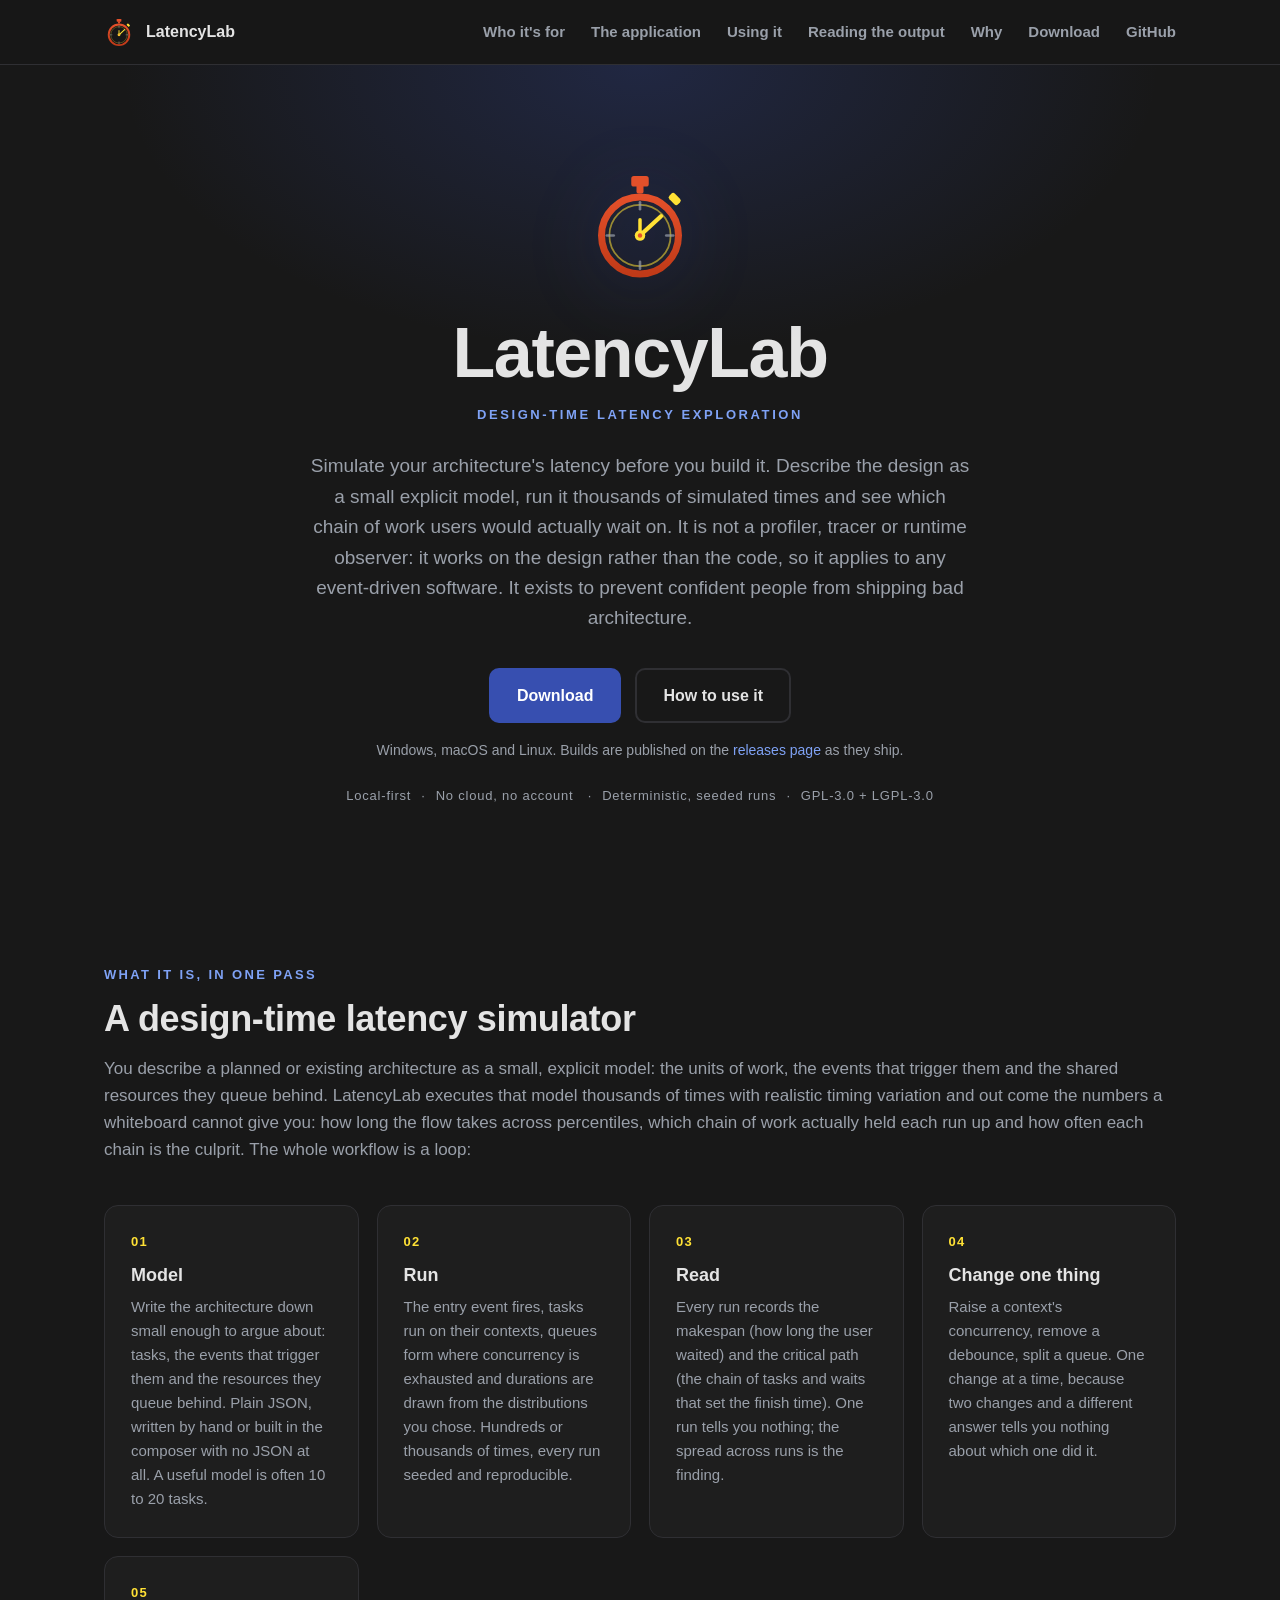
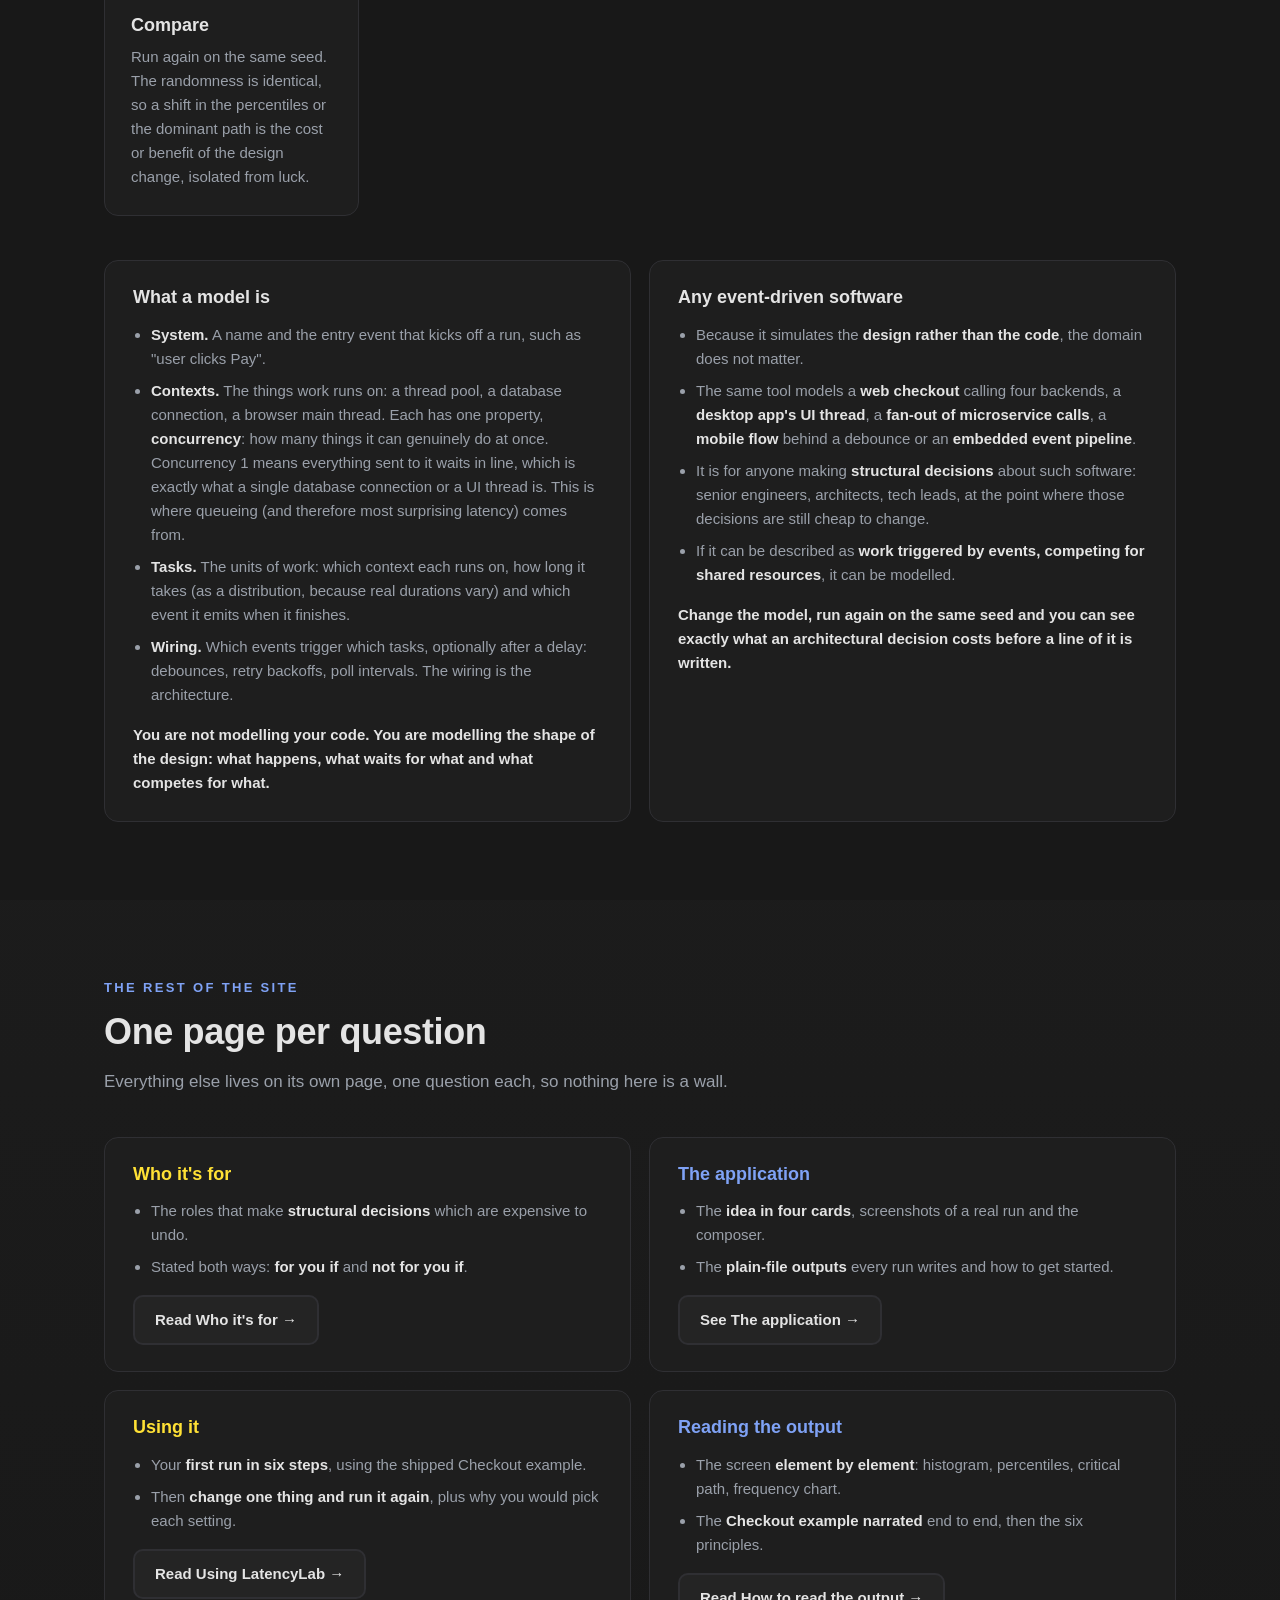
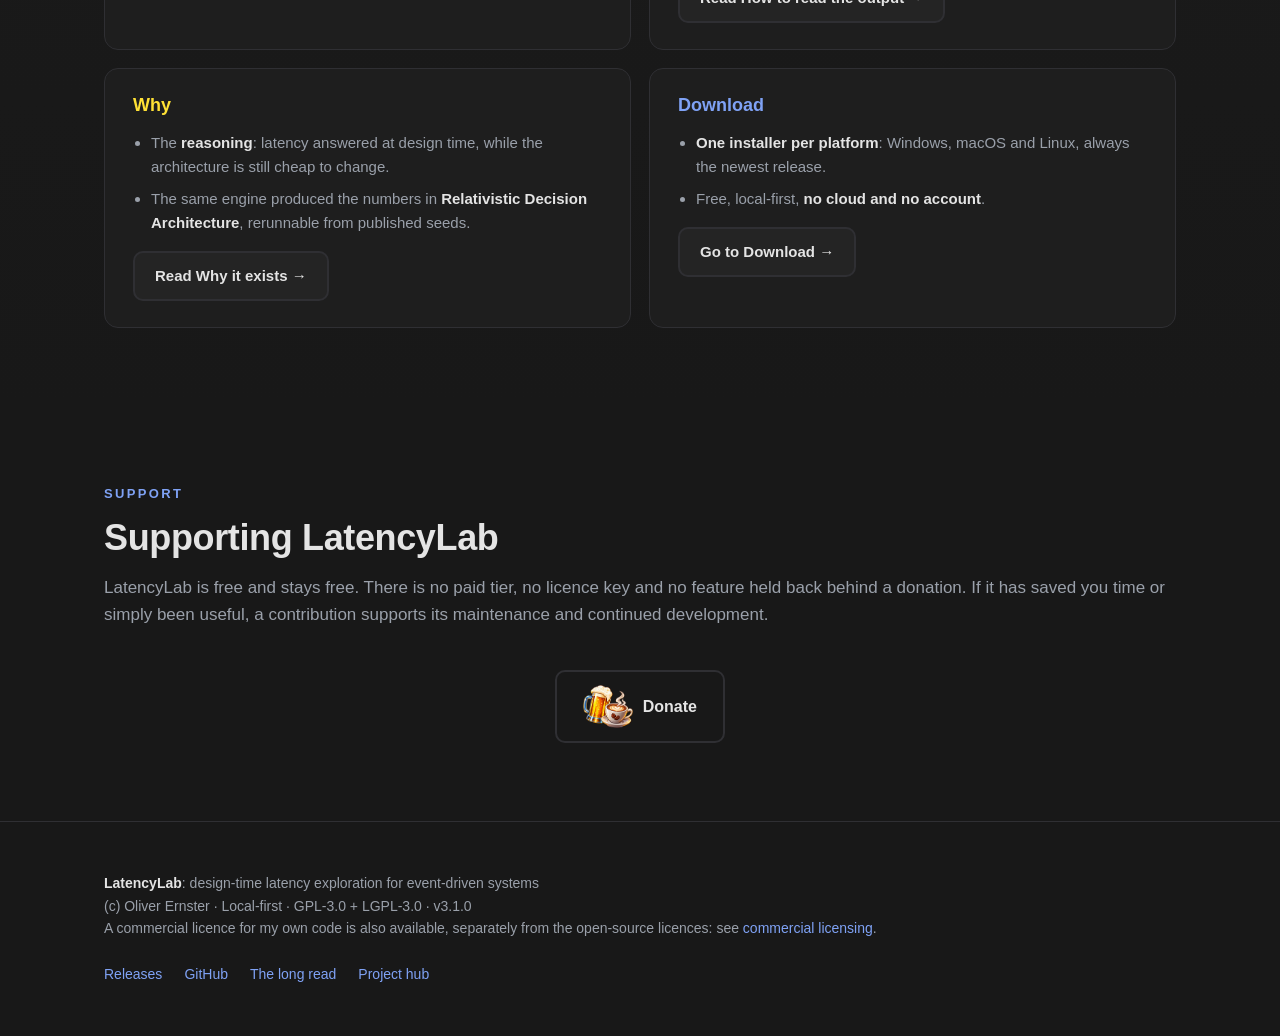
<file: docs/index.html>
<!DOCTYPE html>
<html lang="en">
<head>
<meta charset="utf-8">
<meta name="viewport" content="width=device-width, initial-scale=1">
<title>LatencyLab: Design-Time Latency Exploration for Event-Driven Systems</title>
<meta name="description" content="LatencyLab simulates explicit models of your software architecture (tasks, events, queues, contention) thousands of times, to show where users would wait and why, before the code exists.">
<meta name="keywords" content="latency, simulation, design-time, event-driven systems, architecture, critical path, percentiles, queue wait, deterministic scheduling, software architecture, CTO, principal engineer, Python">
<meta name="author" content="Oliver Ernster">
<meta name="robots" content="index, follow">
<meta name="theme-color" content="#181818">
<link rel="canonical" href="https://ernster.dev/latencylab/">
<meta property="og:type" content="website">
<meta property="og:site_name" content="LatencyLab">
<meta property="og:title" content="LatencyLab: Design-Time Latency Exploration for Event-Driven Systems">
<meta property="og:description" content="LatencyLab simulates explicit models of your software architecture (tasks, events, queues, contention) thousands of times, to show where users would wait and why, before the code exists.">
<meta property="og:url" content="https://ernster.dev/latencylab/">
<meta property="og:image" content="https://ernster.dev/latencylab/assets/latencylab-ui.png">
<meta property="og:image:alt" content="The LatencyLab UI showing a makespan distribution, critical-path frequencies and percentiles">
<meta name="twitter:card" content="summary_large_image">
<meta name="twitter:title" content="LatencyLab: Design-Time Latency Exploration">
<meta name="twitter:description" content="Simulate your architecture's latency before you build it. Models of tasks, events, queues and contention, run thousands of times to show where users would wait and why.">
<meta name="twitter:image" content="https://ernster.dev/latencylab/assets/latencylab-ui.png">
<link rel="icon" type="image/svg+xml" href="assets/latencylab.svg">
<link rel="stylesheet" href="styles.css">
<script type="application/ld+json">{"@context": "https://schema.org", "@type": "SoftwareApplication", "name": "LatencyLab", "applicationCategory": "DeveloperApplication", "operatingSystem": "Windows, macOS, Linux", "description": "LatencyLab simulates explicit models of your software architecture (tasks, events, queues, contention) thousands of times, to show where users would wait and why, before the code exists.", "url": "https://ernster.dev/latencylab/", "image": "https://ernster.dev/latencylab/assets/latencylab-ui.png", "isAccessibleForFree": true, "offers": {"@type": "Offer", "price": "0", "priceCurrency": "GBP"}, "author": {"@type": "Person", "name": "Oliver Ernster", "url": "https://www.crankthecode.com/"}, "audience": {"@type": "Audience", "audienceType": "Senior engineers, software architects, CTOs and technical leaders"}, "keywords": "latency, simulation, design-time, event-driven systems, architecture, critical path, percentiles, deterministic scheduling", "license": "https://www.gnu.org/licenses/gpl-3.0.html"}</script>
</head>
<body>
<header class="nav">
  <div class="container nav-inner">
    <a class="brand" href="#top">
      <img src="assets/latencylab.svg" alt="LatencyLab icon">LatencyLab</a>
    <nav class="nav-links">
      <a href="who.html">Who it's for</a>
      <a href="app.html">The application</a>
      <a href="guide.html">Using it</a>
      <a href="reading.html">Reading the output</a>
      <a href="why.html">Why</a>
      <a href="download.html">Download</a>
      <a href="https://github.com/oernster/latencylab">GitHub</a>
    </nav>
  </div>
</header>
<main id="top">
  <section class="hero">
    <div class="container">
      <img class="logo" src="assets/latencylab.svg" alt="LatencyLab icon">
      <h1>LatencyLab</h1>
      <div class="tagline">Design-Time Latency Exploration</div>
      <p class="lede">Simulate your architecture's latency before you build it.
        Describe the design as a small explicit model, run it thousands of
        simulated times and see which chain of work users would actually wait
        on. It is not a profiler, tracer or runtime observer: it works on the
        design rather than the code, so it applies to any event-driven software.
        It exists to prevent confident people from shipping bad
        architecture.</p>
      <div class="cta">
        <a class="btn btn-primary" href="download.html">Download</a>
        <a class="btn btn-ghost" href="guide.html">How to use it</a>
      </div>
      <p class="release-note">Windows, macOS and Linux. Builds are published on the
        <a href="https://github.com/oernster/latencylab/releases">releases page</a> as they ship.</p>
      <div class="badges">
        <span>Local-first</span>·<span>No cloud, no account</span>
        ·<span>Deterministic, seeded runs</span>·<span>GPL-3.0 + LGPL-3.0</span>
      </div>
    </div>
  </section>

  <section id="onepass">
    <div class="container">
      <div class="eyebrow">What it is, in one pass</div>
      <h2 class="section-title">A design-time latency simulator</h2>
      <p class="section-sub">You describe a planned or existing architecture as
        a small, explicit model: the units of work, the events that trigger them
        and the shared resources they queue behind. LatencyLab executes that
        model thousands of times with realistic timing variation and out come
        the numbers a whiteboard cannot give you: how long the flow takes across
        percentiles, which chain of work actually held each run up and how often
        each chain is the culprit. The whole workflow is a loop:</p>
      <div class="features">
        <div class="feature"><div class="fnum">01</div><h3>Model</h3><p>Write the architecture down small enough to argue about: tasks, the events that trigger them and the resources they queue behind. Plain JSON, written by hand or built in the composer with no JSON at all. A useful model is often 10 to 20 tasks.</p></div>
        <div class="feature"><div class="fnum">02</div><h3>Run</h3><p>The entry event fires, tasks run on their contexts, queues form where concurrency is exhausted and durations are drawn from the distributions you chose. Hundreds or thousands of times, every run seeded and reproducible.</p></div>
        <div class="feature"><div class="fnum">03</div><h3>Read</h3><p>Every run records the makespan (how long the user waited) and the critical path (the chain of tasks and waits that set the finish time). One run tells you nothing; the spread across runs is the finding.</p></div>
        <div class="feature"><div class="fnum">04</div><h3>Change one thing</h3><p>Raise a context's concurrency, remove a debounce, split a queue. One change at a time, because two changes and a different answer tells you nothing about which one did it.</p></div>
        <div class="feature"><div class="fnum">05</div><h3>Compare</h3><p>Run again on the same seed. The randomness is identical, so a shift in the percentiles or the dominant path is the cost or benefit of the design change, isolated from luck.</p></div>
      </div>
      <div class="split">
        <div class="panel">
          <h3>What a model is</h3>
          <ul>
            <li><b>System.</b> A name and the entry event that kicks off a run, such as "user clicks Pay".</li>
            <li><b>Contexts.</b> The things work runs on: a thread pool, a database connection, a browser main thread. Each has one property, <b>concurrency</b>: how many things it can genuinely do at once. Concurrency 1 means everything sent to it waits in line, which is exactly what a single database connection or a UI thread is. This is where queueing (and therefore most surprising latency) comes from.</li>
            <li><b>Tasks.</b> The units of work: which context each runs on, how long it takes (as a distribution, because real durations vary) and which event it emits when it finishes.</li>
            <li><b>Wiring.</b> Which events trigger which tasks, optionally after a delay: debounces, retry backoffs, poll intervals. The wiring is the architecture.</li>
          </ul>
          <p>You are not modelling your code. You are modelling the shape of the design: what happens, what waits for what and what competes for what.</p>
        </div>
        <div class="panel">
          <h3>Any event-driven software</h3>
          <ul>
            <li>Because it simulates the <b>design rather than the code</b>, the domain does not matter.</li>
            <li>The same tool models a <b>web checkout</b> calling four backends, a <b>desktop app's UI thread</b>, a <b>fan-out of microservice calls</b>, a <b>mobile flow</b> behind a debounce or an <b>embedded event pipeline</b>.</li>
            <li>It is for anyone making <b>structural decisions</b> about such software: senior engineers, architects, tech leads, at the point where those decisions are still cheap to change.</li>
            <li>If it can be described as <b>work triggered by events, competing for shared resources</b>, it can be modelled.</li>
          </ul>
          <p>Change the model, run again on the same seed and you can see exactly what an architectural decision costs before a line of it is written.</p>
        </div>
      </div>
    </div>
  </section>

  <section id="explore" class="alt">
    <div class="container">
      <div class="eyebrow">The rest of the site</div>
      <h2 class="section-title">One page per question</h2>
      <p class="section-sub">Everything else lives on its own page, one question
        each, so nothing here is a wall.</p>
      <div class="split">
        <div class="panel is-for">
          <h3>Who it's for</h3>
          <ul>
            <li>The roles that make <b>structural decisions</b> which are expensive to undo.</li>
            <li>Stated both ways: <b>for you if</b> and <b>not for you if</b>.</li>
          </ul>
          <p><a class="btn btn-panel" href="who.html">Read Who it's for &rarr;</a></p>
        </div>
        <div class="panel not-for">
          <h3>The application</h3>
          <ul>
            <li>The <b>idea in four cards</b>, screenshots of a real run and the composer.</li>
            <li>The <b>plain-file outputs</b> every run writes and how to get started.</li>
          </ul>
          <p><a class="btn btn-panel" href="app.html">See The application &rarr;</a></p>
        </div>
      </div>
      <div class="split">
        <div class="panel is-for">
          <h3>Using it</h3>
          <ul>
            <li>Your <b>first run in six steps</b>, using the shipped Checkout example.</li>
            <li>Then <b>change one thing and run it again</b>, plus why you would pick each setting.</li>
          </ul>
          <p><a class="btn btn-panel" href="guide.html">Read Using LatencyLab &rarr;</a></p>
        </div>
        <div class="panel not-for">
          <h3>Reading the output</h3>
          <ul>
            <li>The screen <b>element by element</b>: histogram, percentiles, critical path, frequency chart.</li>
            <li>The <b>Checkout example narrated</b> end to end, then the six principles.</li>
          </ul>
          <p><a class="btn btn-panel" href="reading.html">Read How to read the output &rarr;</a></p>
        </div>
      </div>
      <div class="split">
        <div class="panel is-for">
          <h3>Why</h3>
          <ul>
            <li>The <b>reasoning</b>: latency answered at design time, while the architecture is still cheap to change.</li>
            <li>The same engine produced the numbers in <b>Relativistic Decision Architecture</b>, rerunnable from published seeds.</li>
          </ul>
          <p><a class="btn btn-panel" href="why.html">Read Why it exists &rarr;</a></p>
        </div>
        <div class="panel not-for">
          <h3>Download</h3>
          <ul>
            <li><b>One installer per platform</b>: Windows, macOS and Linux, always the newest release.</li>
            <li>Free, local-first, <b>no cloud and no account</b>.</li>
          </ul>
          <p><a class="btn btn-panel" href="download.html">Go to Download &rarr;</a></p>
        </div>
      </div>
    </div>
  </section>
  <section id="support">
    <div class="container">
      <div class="eyebrow">Support</div>
      <h2 class="section-title">Supporting LatencyLab</h2>
      <p class="section-sub">LatencyLab is free and stays free. There is no paid tier, no licence key and no
        feature held back behind a donation. If it has saved you time or simply been useful, a
        contribution supports its maintenance and continued development.</p>
      <div class="cta">
        <a class="btn btn-ghost btn-donate" href="https://www.paypal.com/ncp/payment/HRHHWRAVPQPJ2"><img src="donate.png" alt="">Donate</a>
      </div>
    </div>
  </section>
</main>
<footer>
  <div class="container footer-inner">
    <div>
      <strong>LatencyLab</strong>: design-time latency exploration for event-driven systems<br>
      (c) Oliver Ernster · Local-first · GPL-3.0 + LGPL-3.0 · v<!--VERSION-->3.1.0<!--/VERSION--><br>
      A commercial licence for my own code is also available, separately from the open-source licences: see <a href="https://ernster.dev/commercial-licensing.html">commercial licensing</a>.
    </div>
    <div class="footer-links">
      <a href="https://github.com/oernster/latencylab/releases">Releases</a>
      <a href="https://github.com/oernster/latencylab">GitHub</a>
      <a href="https://www.crankthecode.com/posts/latencylab">The long read</a>
      <a href="https://ernster.dev/">Project hub</a>
    </div>
  </div>
</footer>
</body>
</html>
</file>
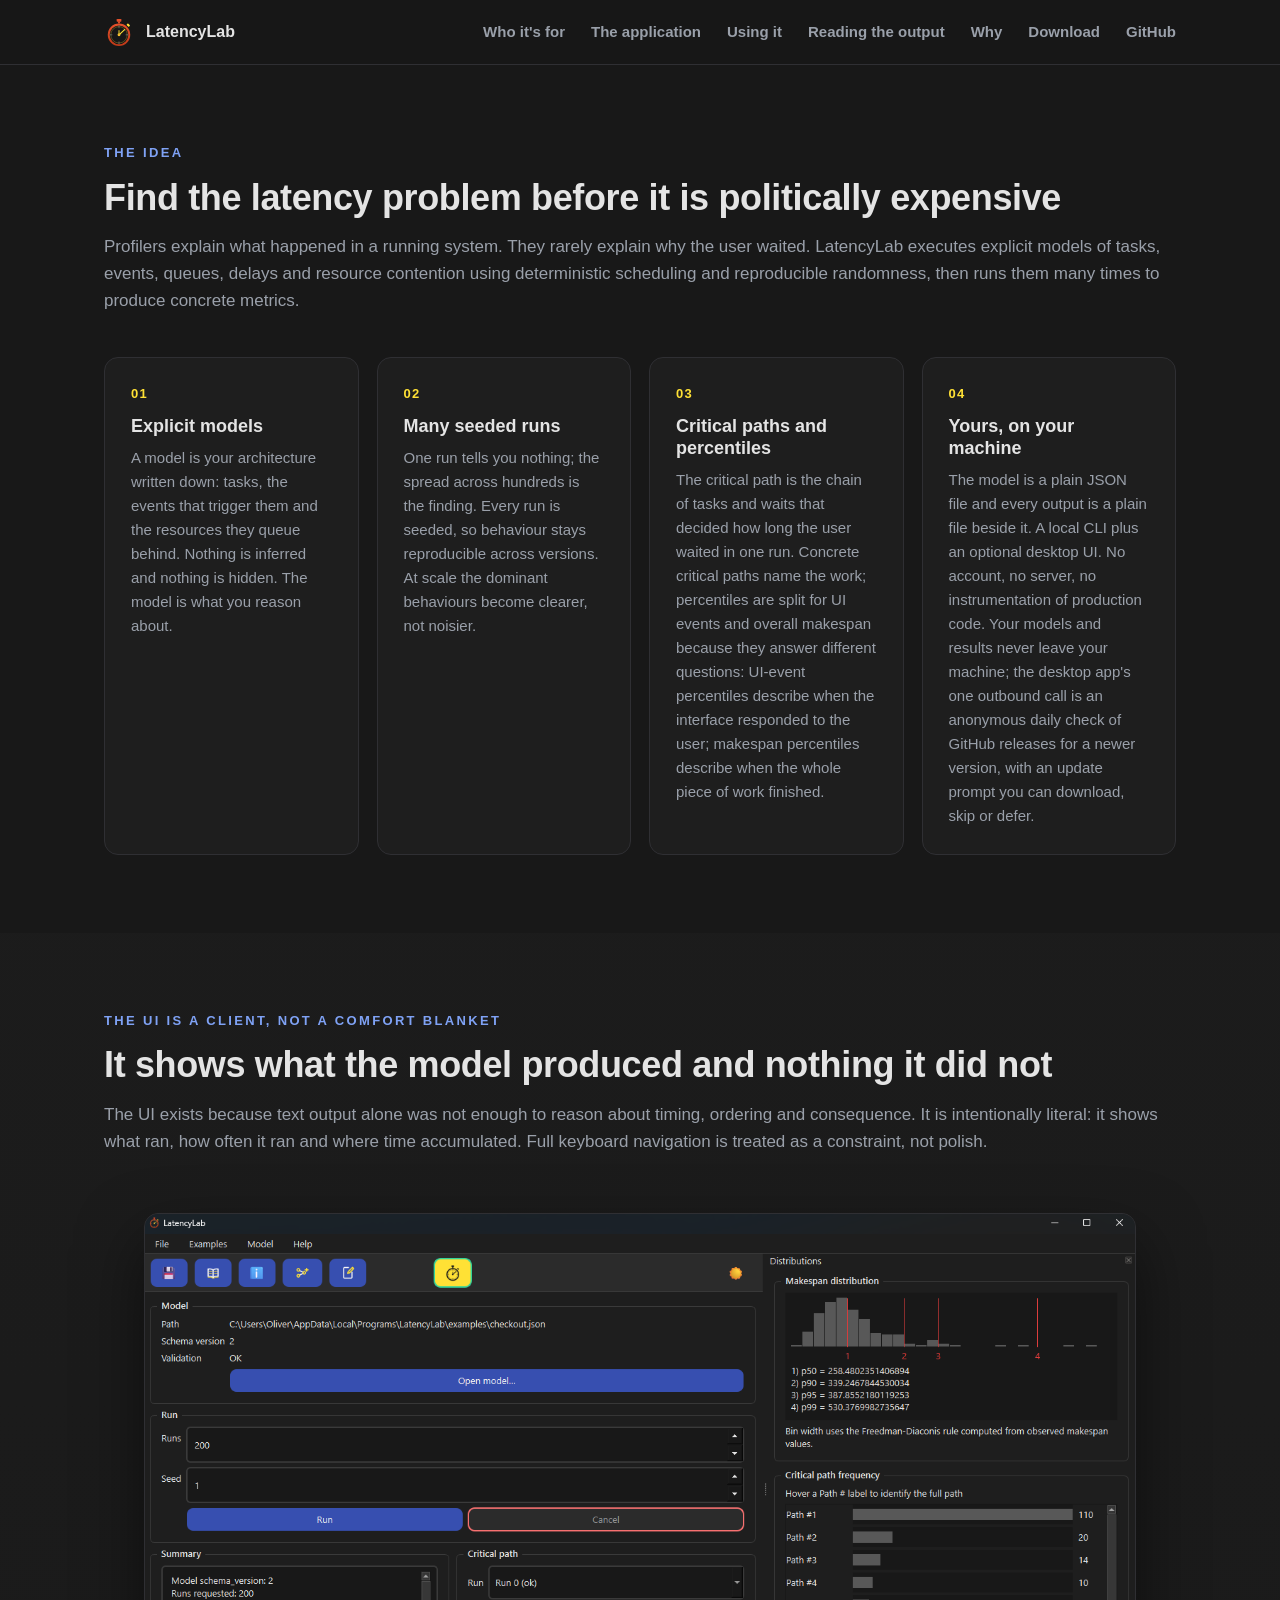
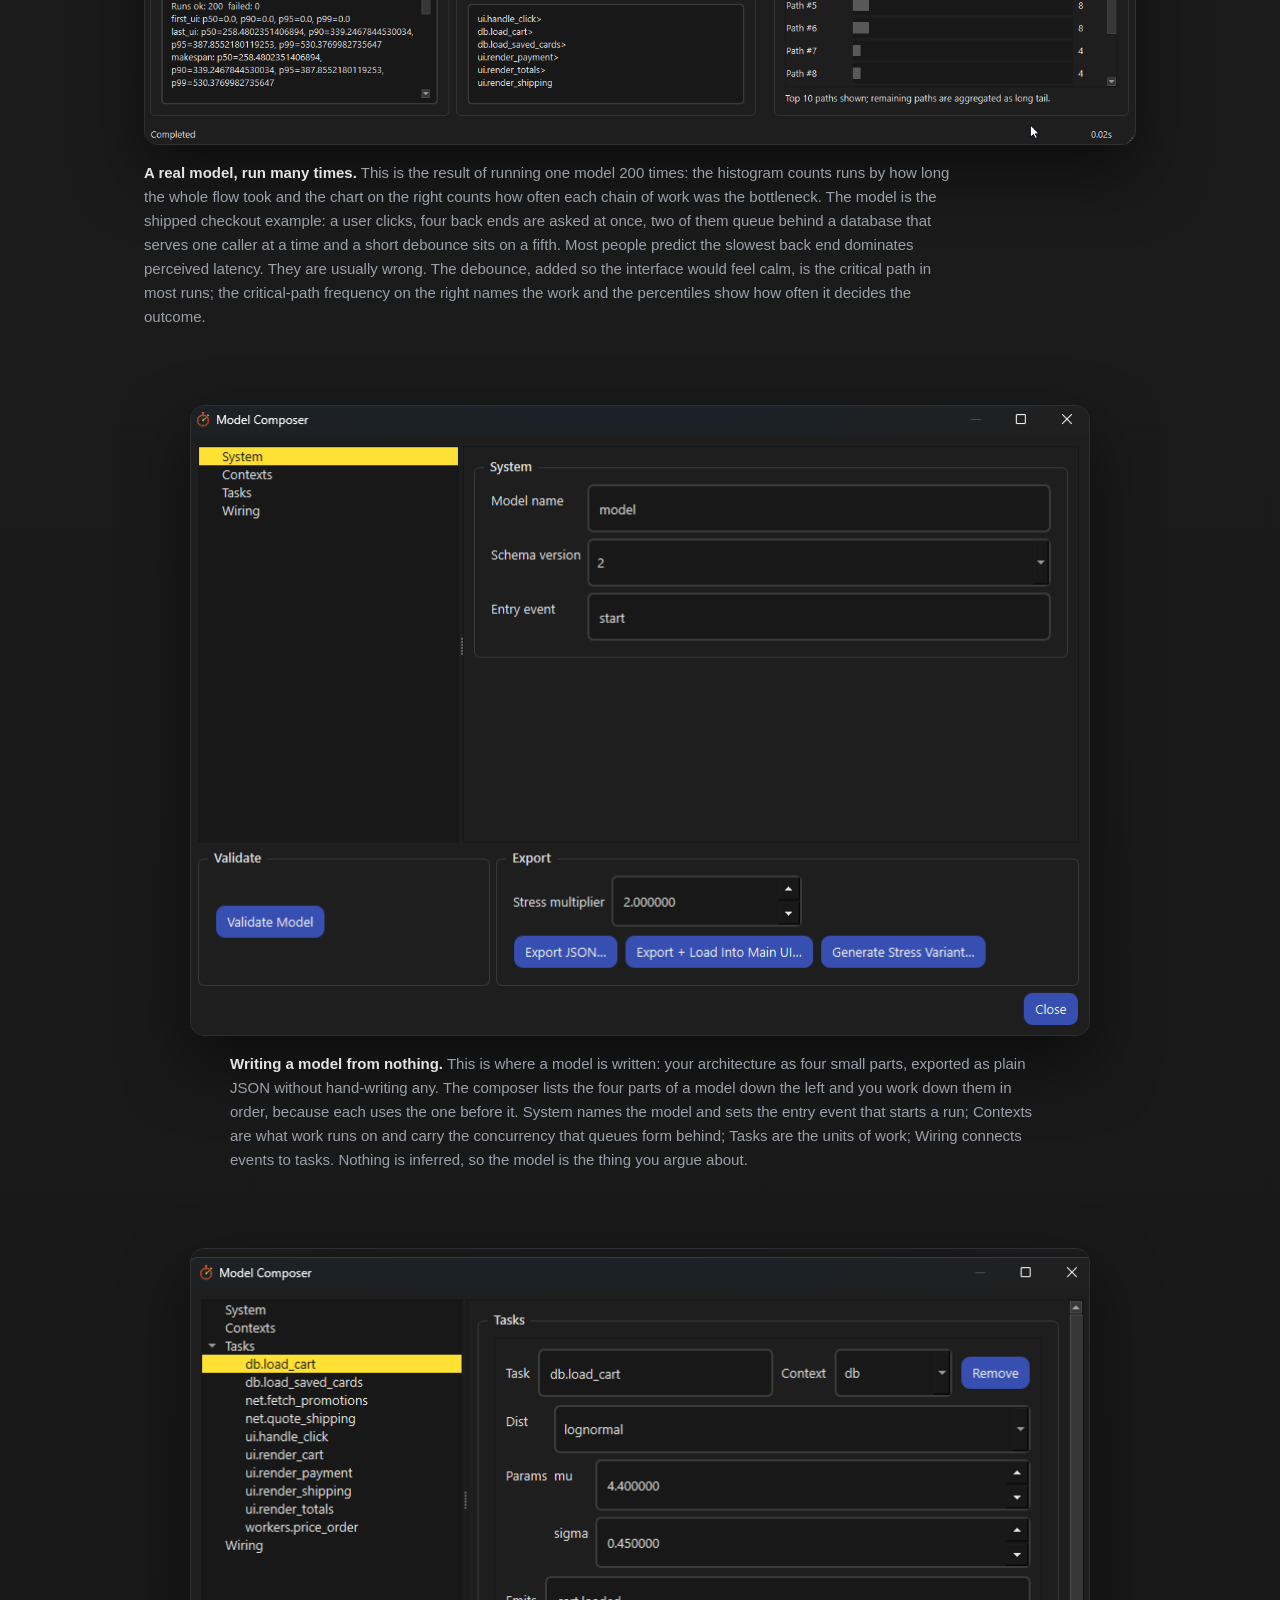
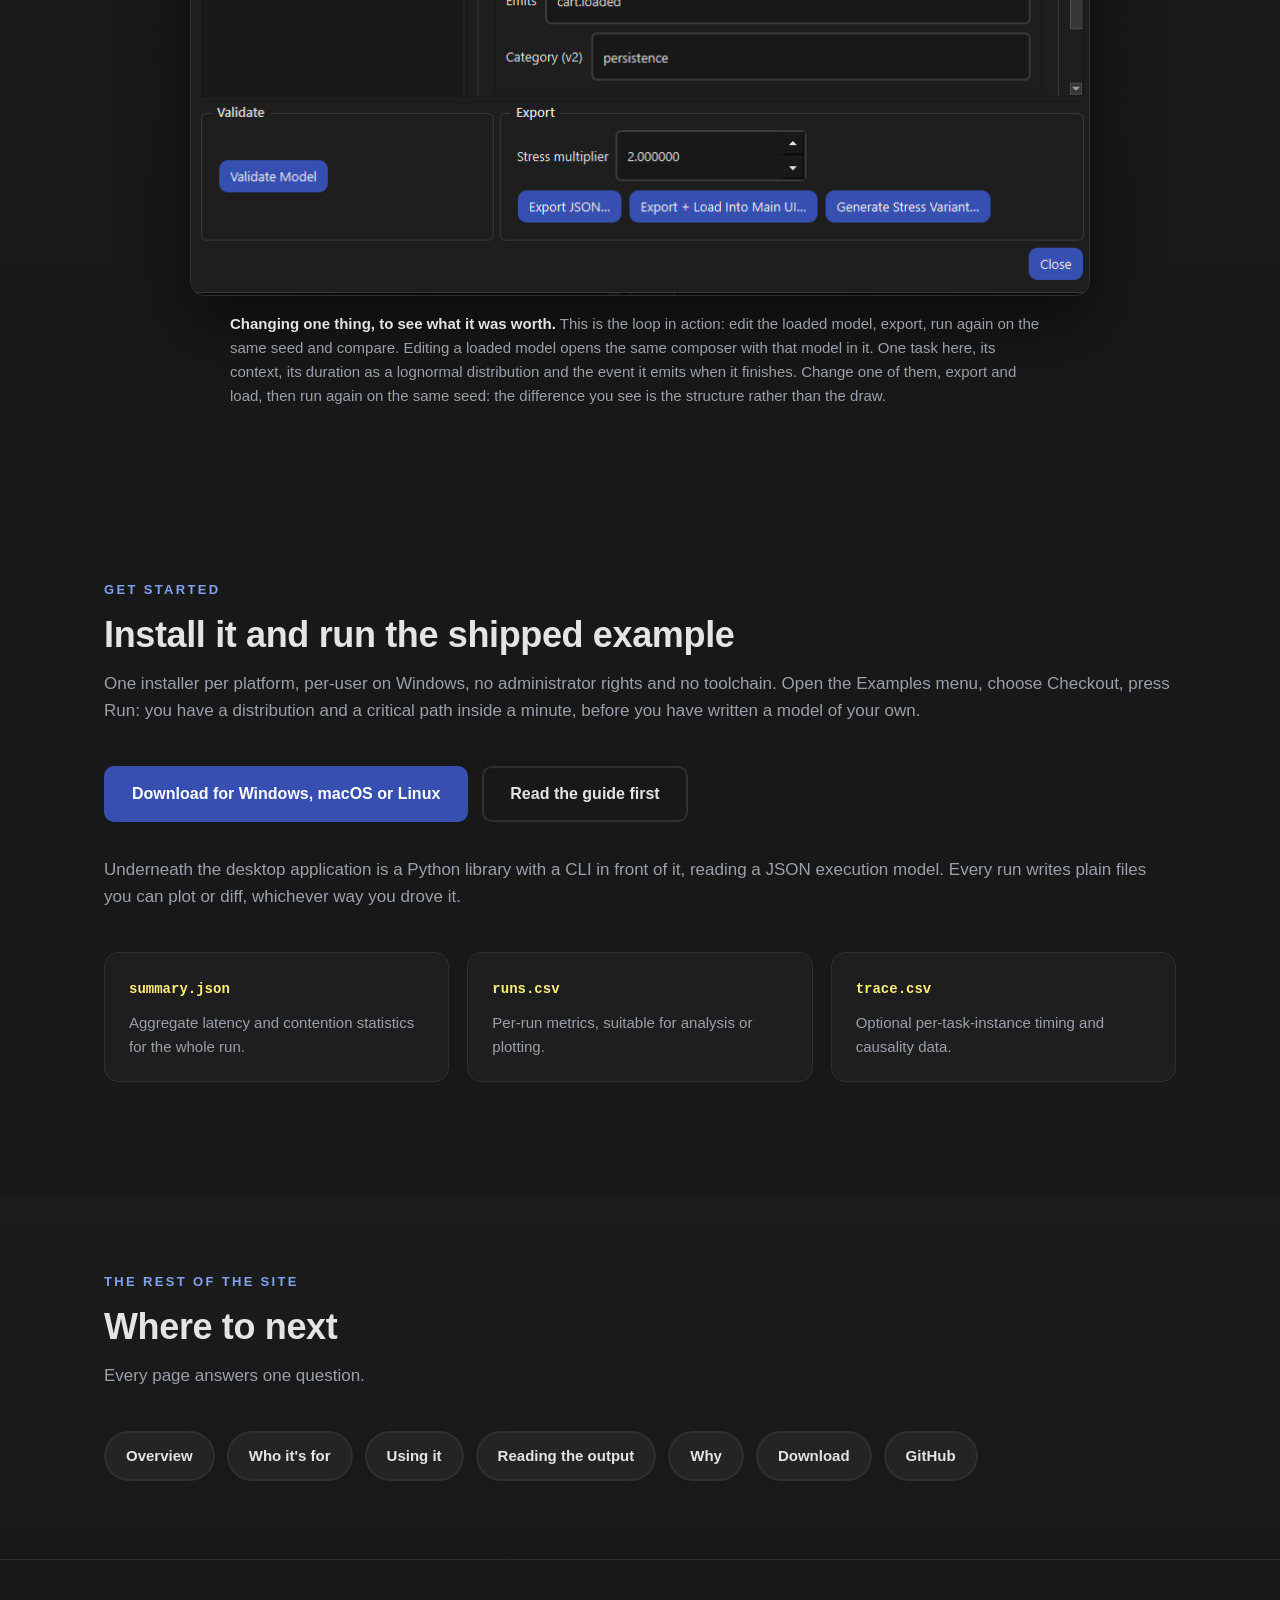
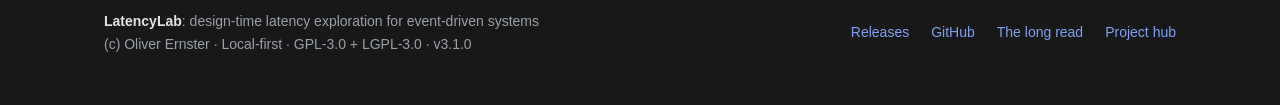
<file: docs/app.html>
<!DOCTYPE html>
<html lang="en">
<head>
<meta charset="utf-8">
<meta name="viewport" content="width=device-width, initial-scale=1">
<title>The LatencyLab application: explicit models, seeded runs and literal output</title>
<meta name="description" content="The LatencyLab desktop application and CLI: explicit models of tasks, events, queues and contention, many seeded runs, critical paths and percentiles, with screenshots and the plain-file outputs every run writes.">
<meta name="author" content="Oliver Ernster">
<meta name="robots" content="index, follow">
<meta name="theme-color" content="#181818">
<link rel="canonical" href="https://ernster.dev/latencylab/app.html">
<meta property="og:type" content="website">
<meta property="og:site_name" content="LatencyLab">
<meta property="og:title" content="The LatencyLab application">
<meta property="og:description" content="Explicit models, many seeded runs, critical paths and percentiles. The UI shows what the model produced and nothing it did not.">
<meta property="og:url" content="https://ernster.dev/latencylab/app.html">
<meta property="og:image" content="https://ernster.dev/latencylab/assets/latencylab-ui.png">
<meta property="og:image:alt" content="The LatencyLab UI showing a makespan distribution, critical-path frequencies and percentiles">
<meta name="twitter:card" content="summary_large_image">
<meta name="twitter:title" content="The LatencyLab application">
<meta name="twitter:description" content="Explicit models, many seeded runs, critical paths and percentiles.">
<meta name="twitter:image" content="https://ernster.dev/latencylab/assets/latencylab-ui.png">
<link rel="icon" type="image/svg+xml" href="assets/latencylab.svg">
<link rel="stylesheet" href="styles.css">
</head>
<body>
<header class="nav">
  <div class="container nav-inner">
    <a class="brand" href="./">
      <img src="assets/latencylab.svg" alt="LatencyLab icon">LatencyLab</a>
    <nav class="nav-links">
      <a href="who.html">Who it's for</a>
      <a href="app.html">The application</a>
      <a href="guide.html">Using it</a>
      <a href="reading.html">Reading the output</a>
      <a href="why.html">Why</a>
      <a href="download.html">Download</a>
      <a href="https://github.com/oernster/latencylab">GitHub</a>
    </nav>
  </div>
</header>
<main>
  <section id="what">
    <div class="container">
      <div class="eyebrow">The idea</div>
      <h2 class="section-title">Find the latency problem before it is politically expensive</h2>
      <p class="section-sub">Profilers explain what happened in a running system.
        They rarely explain why the user waited. LatencyLab executes explicit
        models of tasks, events, queues, delays and resource contention using
        deterministic scheduling and reproducible randomness, then runs them
        many times to produce concrete metrics.</p>
      <div class="features">
        <div class="feature"><div class="fnum">01</div><h3>Explicit models</h3><p>A model is your architecture written down: tasks, the events that trigger them and the resources they queue behind. Nothing is inferred and nothing is hidden. The model is what you reason about.</p></div>
        <div class="feature"><div class="fnum">02</div><h3>Many seeded runs</h3><p>One run tells you nothing; the spread across hundreds is the finding. Every run is seeded, so behaviour stays reproducible across versions. At scale the dominant behaviours become clearer, not noisier.</p></div>
        <div class="feature"><div class="fnum">03</div><h3>Critical paths and percentiles</h3><p>The critical path is the chain of tasks and waits that decided how long the user waited in one run. Concrete critical paths name the work; percentiles are split for UI events and overall makespan because they answer different questions: UI-event percentiles describe when the interface responded to the user; makespan percentiles describe when the whole piece of work finished.</p></div>
        <div class="feature"><div class="fnum">04</div><h3>Yours, on your machine</h3><p>The model is a plain JSON file and every output is a plain file beside it. A local CLI plus an optional desktop UI. No account, no server, no instrumentation of production code. Your models and results never leave your machine; the desktop app's one outbound call is an anonymous daily check of GitHub releases for a newer version, with an update prompt you can download, skip or defer.</p></div>
      </div>
    </div>
  </section>

  <section id="ui" class="alt">
    <div class="container">
      <div class="eyebrow">The UI is a client, not a comfort blanket</div>
      <h2 class="section-title">It shows what the model produced and nothing it did not</h2>
      <p class="section-sub">The UI exists because text output alone was not enough
        to reason about timing, ordering and consequence. It is intentionally
        literal: it shows what ran, how often it ran and where time accumulated.
        Full keyboard navigation is treated as a constraint, not polish.</p>
      <div class="shots">
        <figure class="shot">
          <div class="frame">
            <img loading="lazy" src="assets/latencylab-ui.png" alt="The LatencyLab UI showing a makespan distribution, critical-path frequencies, percentiles and the dominant critical path">
          </div>
          <figcaption><b>A real model, run many times.</b> This is the result of
            running one model 200 times: the histogram counts runs by how long
            the whole flow took and the chart on the right counts how often each
            chain of work was the bottleneck. The model is the shipped
            checkout example: a user clicks, four back ends are asked at once, two
            of them queue behind a database that serves one caller at a time and
            a short debounce sits on a fifth. Most people predict the slowest back
            end dominates perceived latency. They are usually wrong. The debounce,
            added so the interface would feel calm, is the critical path in most
            runs; the critical-path frequency on the right names the work and the
            percentiles show how often it decides the outcome.</figcaption>
        </figure>
        <figure class="shot narrow">
          <div class="frame">
            <img loading="lazy" src="assets/latencylab-compose.png" alt="The Model Composer showing the System pane, with the model name, schema version and entry event, with the validate and export controls below">
          </div>
          <figcaption><b>Writing a model from nothing.</b> This is where a model
            is written: your architecture as four small parts, exported as plain
            JSON without hand-writing any. The composer lists the
            four parts of a model down the left and you work down them in order,
            because each uses the one before it. System names the model and sets
            the entry event that starts a run; Contexts are what work runs on and
            carry the concurrency that queues form behind; Tasks are the units of
            work; Wiring connects events to tasks. Nothing is inferred, so the
            model is the thing you argue about.</figcaption>
        </figure>
        <figure class="shot narrow">
          <div class="frame">
            <img loading="lazy" src="assets/latencylab-edit.png" alt="The Model Composer showing the Tasks pane with one task selected, its context, lognormal distribution parameters, emitted event and category">
          </div>
          <figcaption><b>Changing one thing, to see what it was worth.</b> This
            is the loop in action: edit the loaded model, export, run again on
            the same seed and compare. Editing
            a loaded model opens the same composer with that model in it. One task
            here, its context, its duration as a lognormal distribution and the
            event it emits when it finishes. Change one of them, export and load,
            then run again on the same seed: the difference you see is the
            structure rather than the draw.</figcaption>
        </figure>
      </div>
    </div>
  </section>

  <section id="start">
    <div class="container">
      <div class="eyebrow">Get started</div>
      <h2 class="section-title">Install it and run the shipped example</h2>
      <p class="section-sub">One installer per platform, per-user on Windows, no
        administrator rights and no toolchain. Open the Examples menu, choose
        Checkout, press Run: you have a distribution and a critical path inside a
        minute, before you have written a model of your own.</p>
      <div class="cta" style="justify-content:flex-start;margin-bottom:34px;">
        <a class="btn btn-primary" href="download.html">Download for Windows, macOS or Linux</a>
        <a class="btn btn-ghost" href="guide.html">Read the guide first</a>
      </div>
      <p class="section-sub">Underneath the desktop application is a Python
        library with a CLI in front of it, reading a JSON execution model. Every
        run writes plain files you can plot or diff, whichever way you drove it.</p>
      <div class="outputs">
        <div class="output"><code>summary.json</code><p>Aggregate latency and contention statistics for the whole run.</p></div>
        <div class="output"><code>runs.csv</code><p>Per-run metrics, suitable for analysis or plotting.</p></div>
        <div class="output"><code>trace.csv</code><p>Optional per-task-instance timing and causality data.</p></div>
      </div>
    </div>
  </section>

  <section id="explore" class="alt">
    <div class="container">
      <div class="eyebrow">The rest of the site</div>
      <h2 class="section-title">Where to next</h2>
      <p class="section-sub">Every page answers one question.</p>
      <div class="pillnav">
        <a class="btn btn-panel" href="./">Overview</a>
        <a class="btn btn-panel" href="who.html">Who it's for</a>
        <a class="btn btn-panel" href="guide.html">Using it</a>
        <a class="btn btn-panel" href="reading.html">Reading the output</a>
        <a class="btn btn-panel" href="why.html">Why</a>
        <a class="btn btn-panel" href="download.html">Download</a>
        <a class="btn btn-panel" href="https://github.com/oernster/latencylab">GitHub</a>
      </div>
    </div>
  </section>
</main>
<footer>
  <div class="container footer-inner">
    <div>
      <strong>LatencyLab</strong>: design-time latency exploration for event-driven systems<br>
      (c) Oliver Ernster · Local-first · GPL-3.0 + LGPL-3.0 · v<!--VERSION-->3.1.0<!--/VERSION-->
    </div>
    <div class="footer-links">
      <a href="https://github.com/oernster/latencylab/releases">Releases</a>
      <a href="https://github.com/oernster/latencylab">GitHub</a>
      <a href="https://www.crankthecode.com/posts/latencylab">The long read</a>
      <a href="https://ernster.dev/">Project hub</a>
    </div>
  </div>
</footer>
</body>
</html>
</file>
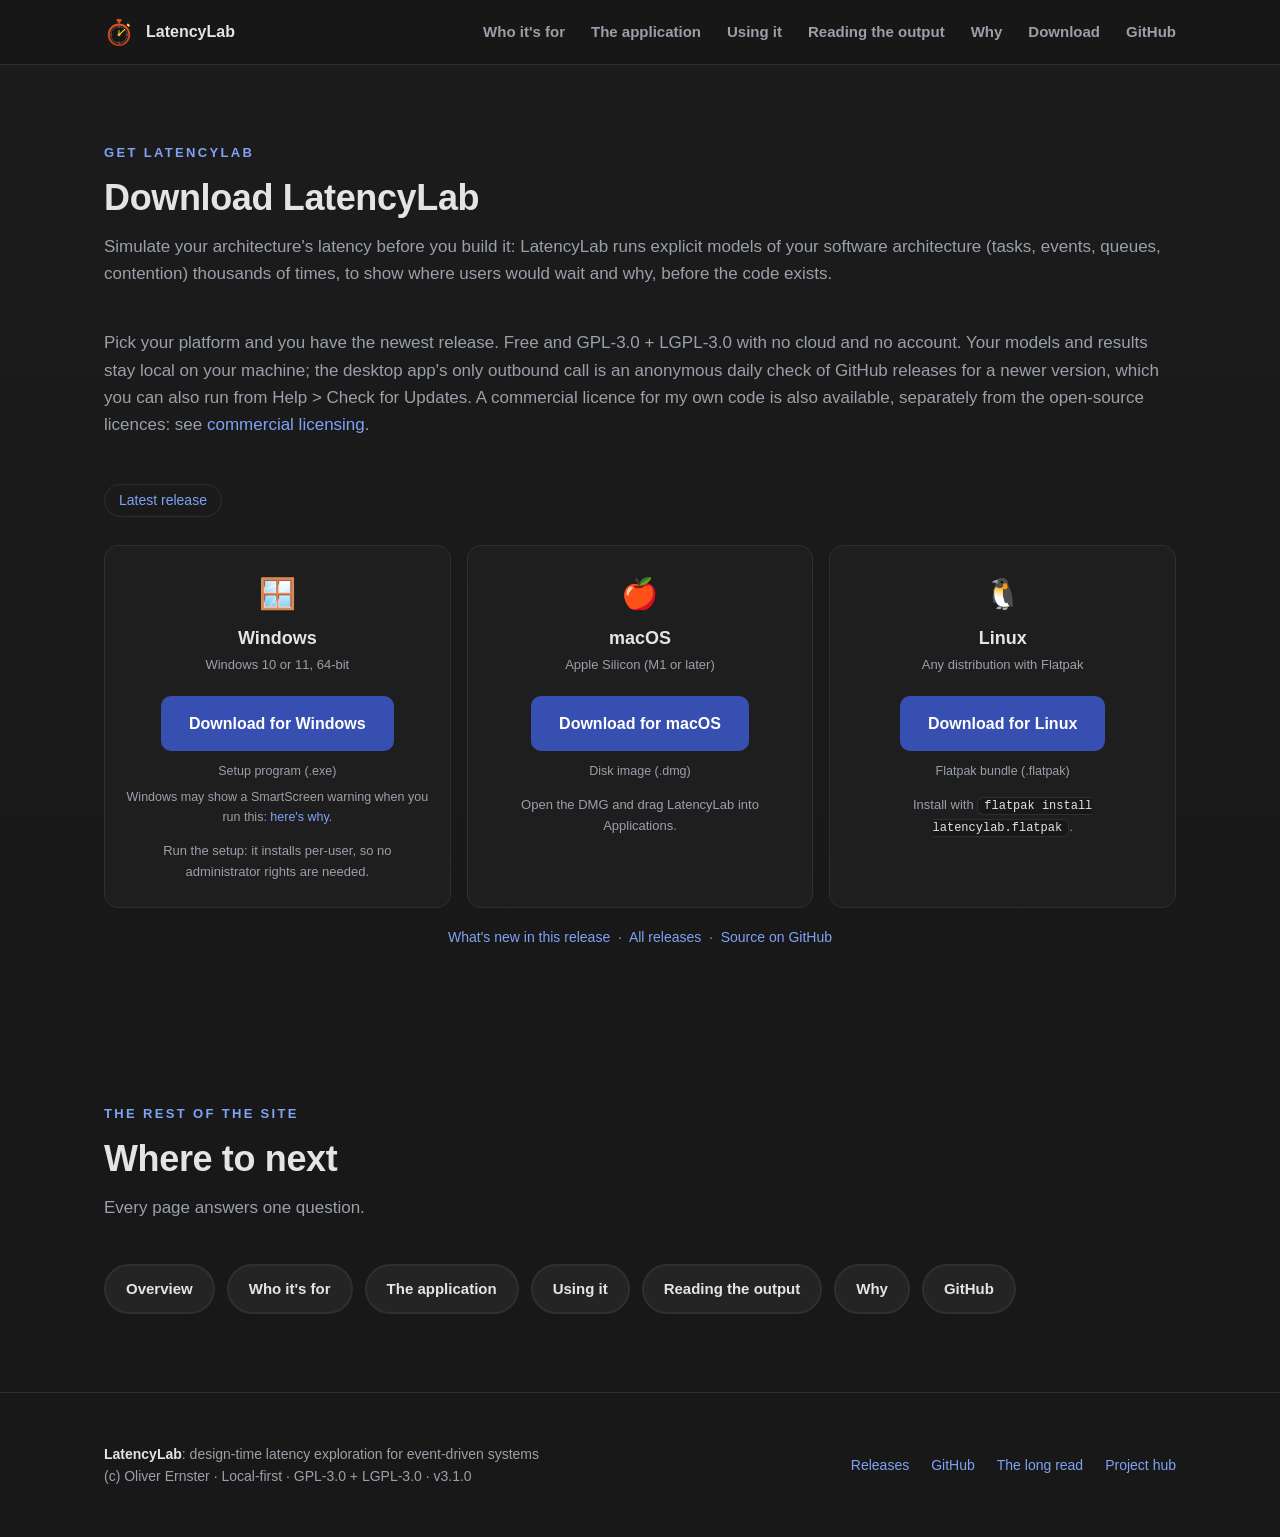
<file: docs/download.html>
<!DOCTYPE html>
<html lang="en">
<head>
<meta charset="utf-8">
<meta name="viewport" content="width=device-width, initial-scale=1">
<title>Download LatencyLab for Windows, macOS or Linux</title>
<meta name="description" content="Download the latest LatencyLab for Windows, macOS (Apple Silicon) or Linux. Free, GPL-3.0 + LGPL-3.0, local-first with no cloud and no account. One installer per platform, always the newest release.">
<meta name="author" content="Oliver Ernster">
<meta name="robots" content="index, follow">
<meta name="theme-color" content="#181818">
<link rel="canonical" href="https://ernster.dev/latencylab/download.html">
<meta property="og:type" content="website">
<meta property="og:site_name" content="LatencyLab">
<meta property="og:title" content="Download LatencyLab for Windows, macOS or Linux">
<meta property="og:description" content="One installer per platform, always the newest release. Free, local-first, no cloud and no account.">
<meta property="og:url" content="https://ernster.dev/latencylab/download.html">
<meta property="og:image" content="https://ernster.dev/latencylab/assets/latencylab-ui.png">
<meta property="og:image:alt" content="The LatencyLab UI showing a makespan distribution, critical-path frequencies and percentiles">
<meta name="twitter:card" content="summary_large_image">
<meta name="twitter:title" content="Download LatencyLab for Windows, macOS or Linux">
<meta name="twitter:description" content="One installer per platform, always the newest release. Free, local-first, no cloud and no account.">
<meta name="twitter:image" content="https://ernster.dev/latencylab/assets/latencylab-ui.png">
<link rel="icon" type="image/svg+xml" href="assets/latencylab.svg">
<link rel="stylesheet" href="styles.css">
</head>
<body>
<header class="nav">
  <div class="container nav-inner">
    <a class="brand" href="./">
      <img src="assets/latencylab.svg" alt="LatencyLab icon">LatencyLab</a>
    <nav class="nav-links">
      <a href="who.html">Who it's for</a>
      <a href="app.html">The application</a>
      <a href="guide.html">Using it</a>
      <a href="reading.html">Reading the output</a>
      <a href="why.html">Why</a>
      <a href="download.html">Download</a>
      <a href="https://github.com/oernster/latencylab">GitHub</a>
    </nav>
  </div>
</header>
<main>
  <section id="download" class="alt">
    <div class="container">
      <div class="eyebrow">Get LatencyLab</div>
      <h2 class="section-title">Download LatencyLab</h2>
      <p class="section-sub">Simulate your architecture's latency before you build it:
        LatencyLab runs explicit models of your software architecture (tasks, events,
        queues, contention) thousands of times, to show where users would wait and why,
        before the code exists.</p>
      <p class="section-sub">Pick your platform and you have the newest release. Free and
        GPL-3.0 + LGPL-3.0 with no cloud and no account. Your models and results stay local on
        your machine; the desktop app's only outbound call is an anonymous daily check of GitHub
        releases for a newer version, which you can also run from Help &gt; Check for Updates.
        A commercial licence for my own code is also available, separately from the open-source licences: see <a href="https://ernster.dev/commercial-licensing.html">commercial licensing</a>.</p>
      <span class="dl-version" id="dl-version">Latest release</span>
      <div class="downloads">
        <div class="dl-card">
          <div class="ico">🪟</div>
          <h3>Windows</h3>
          <p class="req">Windows 10 or 11, 64-bit</p>
          <a class="btn btn-primary" href="https://github.com/oernster/latencylab/releases/latest/download/LatencyLabSetup.exe">
            Download for Windows</a>
          <p class="meta" data-asset="LatencyLabSetup.exe">Setup program (.exe)</p>
          <p class="meta">Windows may show a SmartScreen warning when you run this: <a href="/windows-smartscreen.html">here's why</a>.</p>
          <p class="how">Run the setup: it installs per-user, so no administrator rights are needed.</p>
        </div>
        <div class="dl-card">
          <div class="ico">🍎</div>
          <h3>macOS</h3>
          <p class="req">Apple Silicon (M1 or later)</p>
          <a class="btn btn-primary" href="https://github.com/oernster/latencylab/releases/latest/download/latencylab.dmg">
            Download for macOS</a>
          <p class="meta" data-asset="latencylab.dmg">Disk image (.dmg)</p>
          <p class="how">Open the DMG and drag LatencyLab into Applications.</p>
        </div>
        <div class="dl-card">
          <div class="ico">🐧</div>
          <h3>Linux</h3>
          <p class="req">Any distribution with Flatpak</p>
          <a class="btn btn-primary" href="https://github.com/oernster/latencylab/releases/latest/download/latencylab.flatpak">
            Download for Linux</a>
          <p class="meta" data-asset="latencylab.flatpak">Flatpak bundle (.flatpak)</p>
          <p class="how">Install with <code>flatpak install latencylab.flatpak</code>.</p>
        </div>
      </div>
      <p class="dl-links">
        <a id="dl-whats-new" href="https://github.com/oernster/latencylab/releases/latest">What's new in this release</a>
        &nbsp;·&nbsp;
        <a href="https://github.com/oernster/latencylab/releases">All releases</a>
        &nbsp;·&nbsp;
        <a href="https://github.com/oernster/latencylab">Source on GitHub</a>
      </p>
    </div>
  </section>

  <section id="explore">
    <div class="container">
      <div class="eyebrow">The rest of the site</div>
      <h2 class="section-title">Where to next</h2>
      <p class="section-sub">Every page answers one question.</p>
      <div class="pillnav">
        <a class="btn btn-panel" href="./">Overview</a>
        <a class="btn btn-panel" href="who.html">Who it's for</a>
        <a class="btn btn-panel" href="app.html">The application</a>
        <a class="btn btn-panel" href="guide.html">Using it</a>
        <a class="btn btn-panel" href="reading.html">Reading the output</a>
        <a class="btn btn-panel" href="why.html">Why</a>
        <a class="btn btn-panel" href="https://github.com/oernster/latencylab">GitHub</a>
      </div>
    </div>
  </section>
</main>
<footer>
  <div class="container footer-inner">
    <div>
      <strong>LatencyLab</strong>: design-time latency exploration for event-driven systems<br>
      (c) Oliver Ernster · Local-first · GPL-3.0 + LGPL-3.0 · v<!--VERSION-->3.1.0<!--/VERSION-->
    </div>
    <div class="footer-links">
      <a href="https://github.com/oernster/latencylab/releases">Releases</a>
      <a href="https://github.com/oernster/latencylab">GitHub</a>
      <a href="https://www.crankthecode.com/posts/latencylab">The long read</a>
      <a href="https://ernster.dev/">Project hub</a>
    </div>
  </div>
</footer>
<script>
    // The download buttons never go stale: each points at GitHub's releases/latest/download
    // redirect, which always serves the newest release's asset (the asset names are version-free
    // by design). This script only decorates the page with live details: the version chip and
    // each installer's size, fetched from the GitHub API. If the call fails
    // (offline, rate-limited), the static text above stands on its own.
    (function () {
        var api = 'https://api.github.com/repos/oernster/latencylab/releases/latest';
        fetch(api).then(function (r) {
            if (!r.ok) { throw new Error('release lookup failed'); }
            return r.json();
        }).then(function (rel) {
            var version = (rel.tag_name || '').replace(/^v/, '');
            if (version) {
                document.getElementById('dl-version').textContent = 'Version ' + version;
            }
            if (rel.html_url) {
                document.getElementById('dl-whats-new').href = rel.html_url;
            }
            (rel.assets || []).forEach(function (asset) {
                var meta = document.querySelector('[data-asset="' + asset.name + '"]');
                if (meta && asset.size) {
                    var mb = (asset.size / (1024 * 1024)).toFixed(1);
                    meta.textContent = meta.textContent + ' · ' + mb + ' MB';
                }
            });
        }).catch(function () { /* The static page already says everything essential. */ });
    })();
</script>
</body>
</html>
</file>
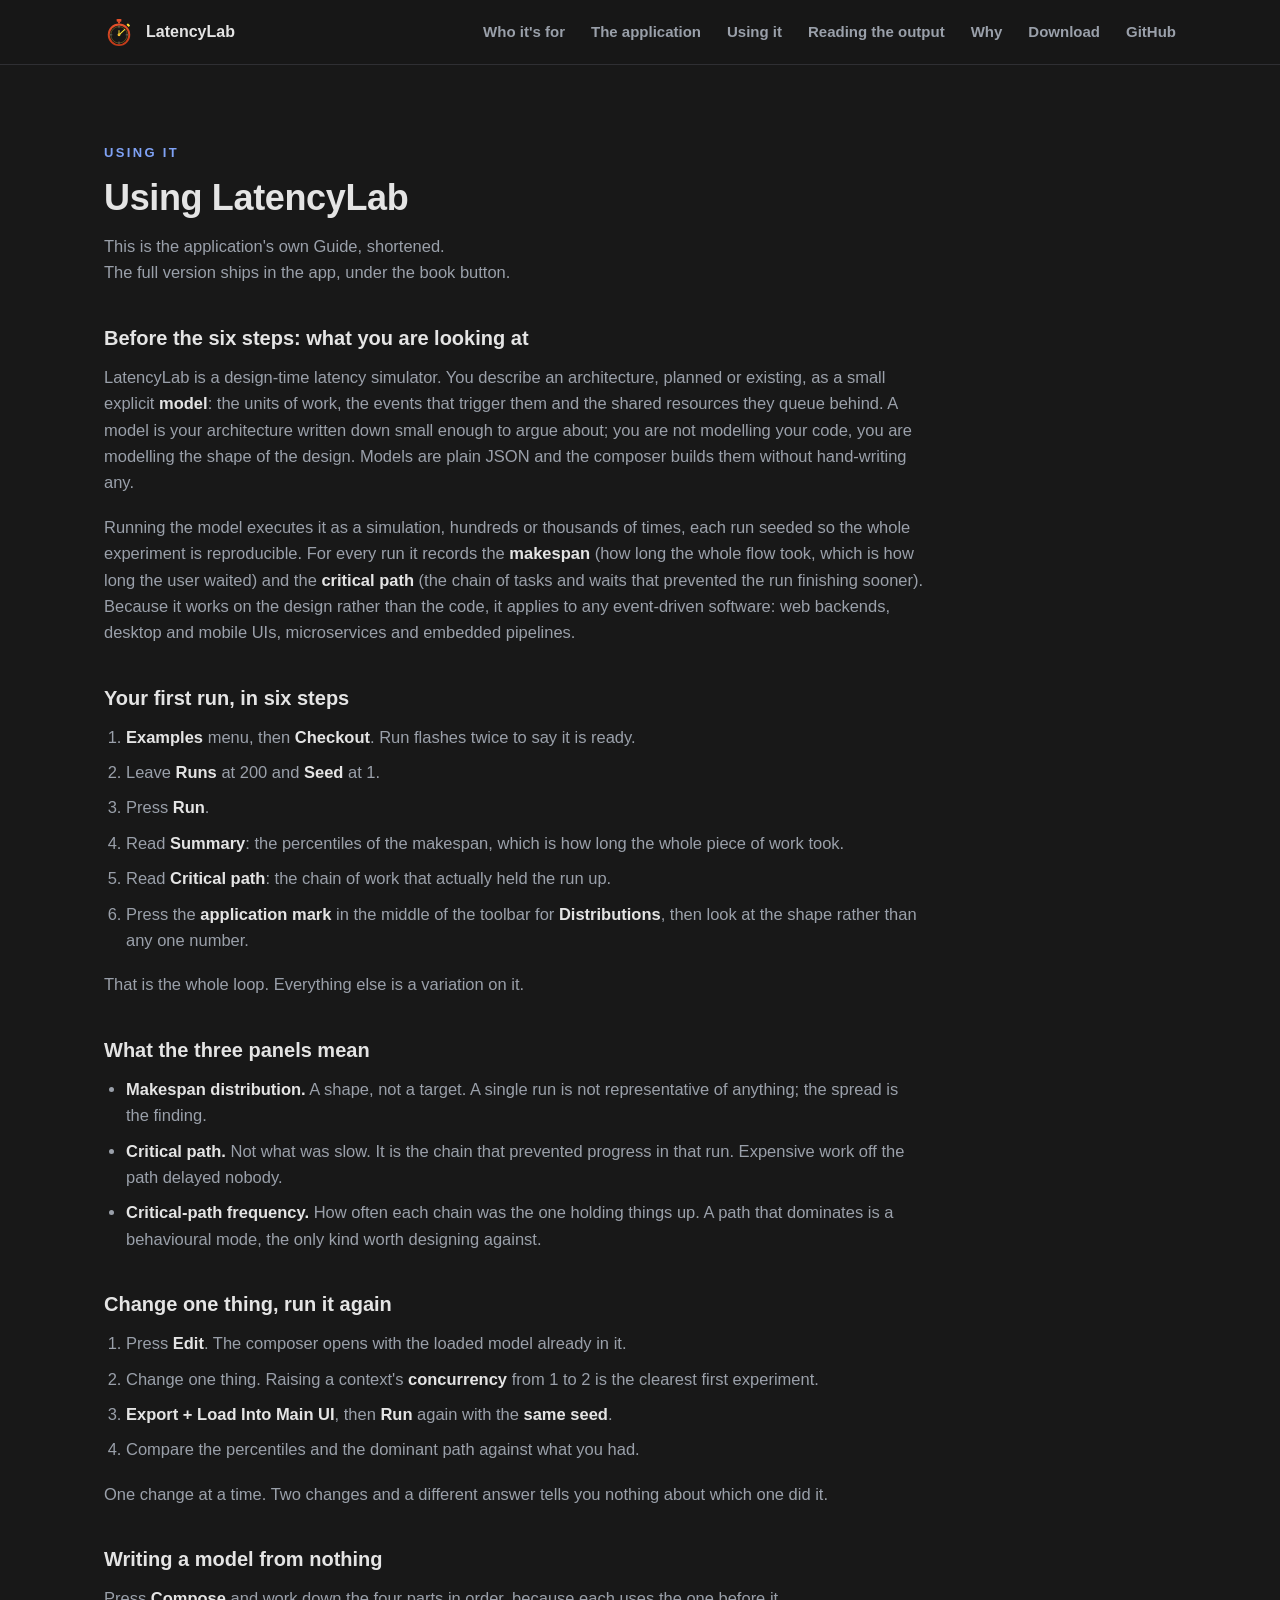
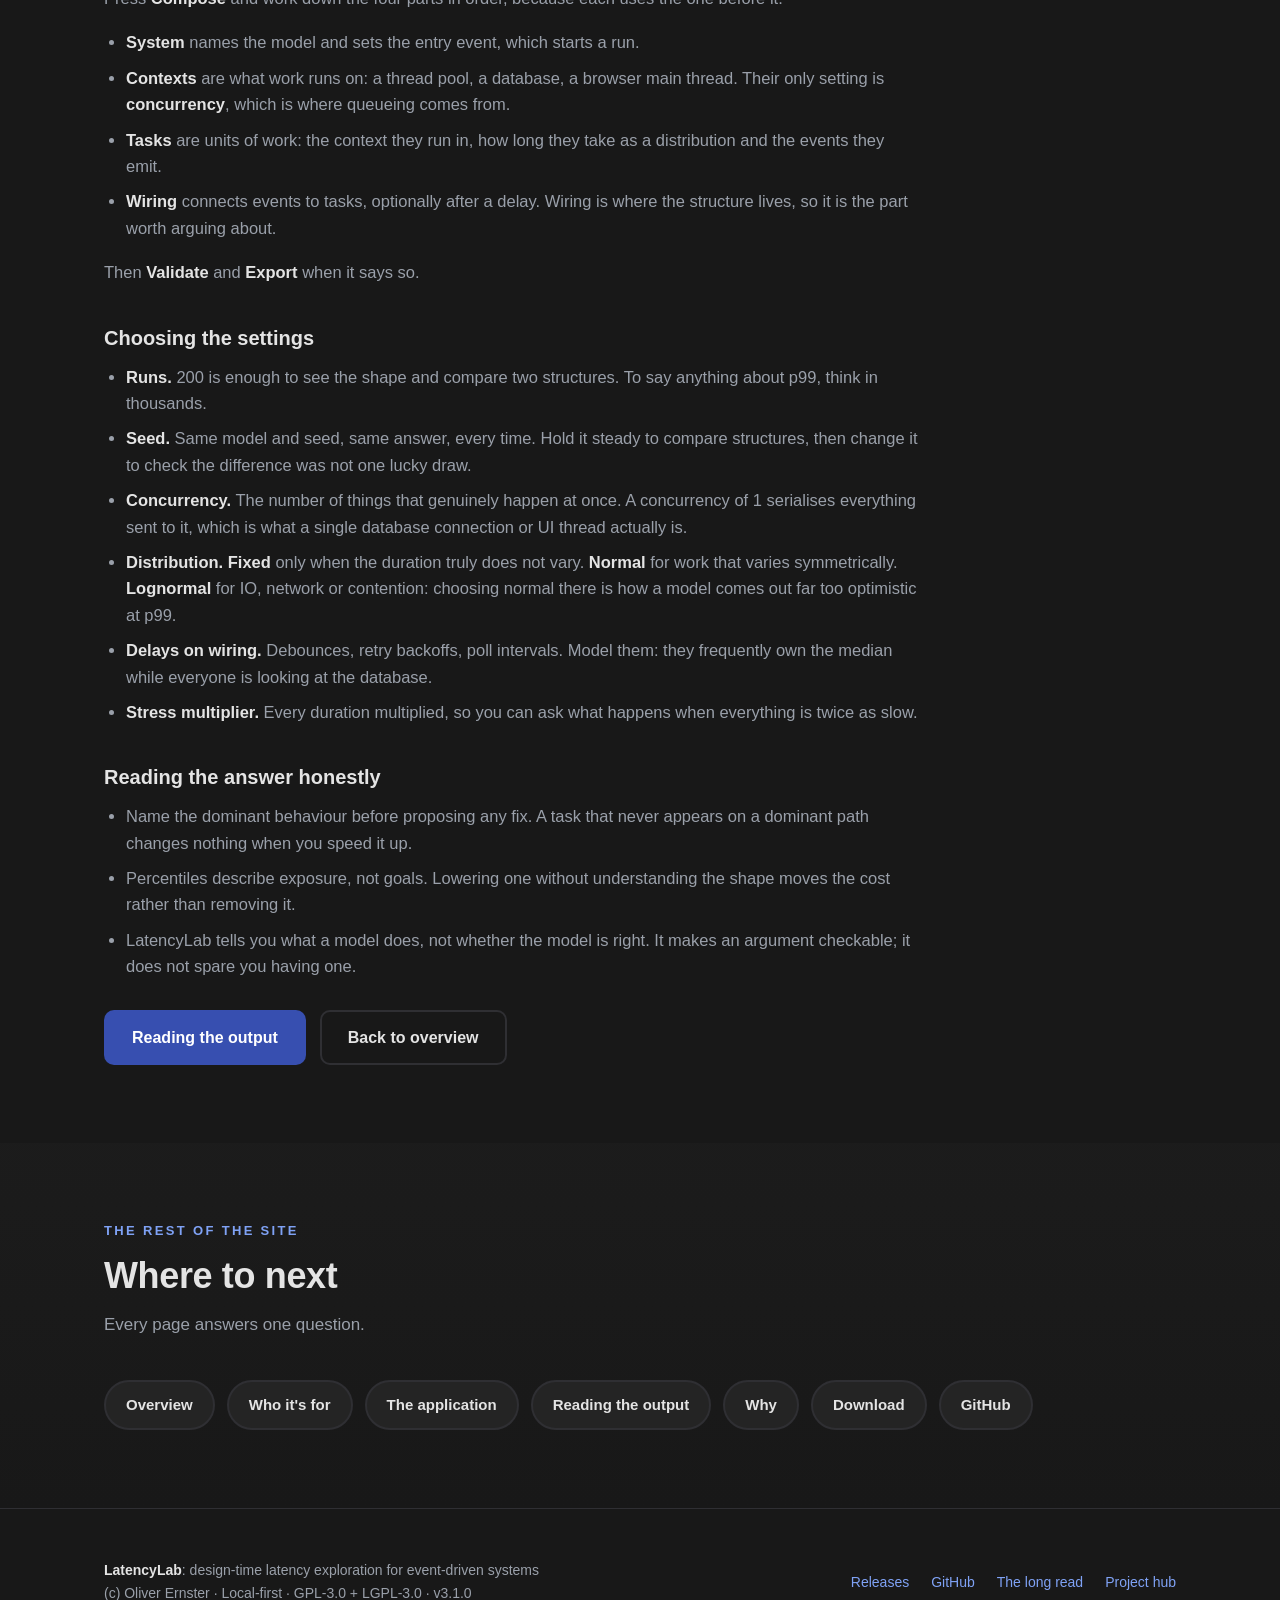
<file: docs/guide.html>
<!DOCTYPE html>
<html lang="en">
<head>
<meta charset="utf-8">
<meta name="viewport" content="width=device-width, initial-scale=1">
<title>Using LatencyLab: first run, composing a model and choosing the settings</title>
<meta name="description" content="How to use LatencyLab: run the shipped example in six steps, read the three panels, change one thing and run it again, write a model from nothing, then choose runs, seed, concurrency and distributions.">
<meta name="author" content="Oliver Ernster">
<meta name="robots" content="index, follow">
<meta name="theme-color" content="#181818">
<link rel="canonical" href="https://ernster.dev/latencylab/guide.html">
<meta property="og:type" content="website">
<meta property="og:site_name" content="LatencyLab">
<meta property="og:title" content="Using LatencyLab">
<meta property="og:description" content="Run the shipped example in six steps, then change one thing and run it again. The same guide the application ships in its Guide dialog, shortened.">
<meta property="og:url" content="https://ernster.dev/latencylab/guide.html">
<meta property="og:image" content="https://ernster.dev/latencylab/assets/latencylab-ui.png">
<meta property="og:image:alt" content="The LatencyLab UI showing a makespan distribution, critical-path frequencies and percentiles">
<meta name="twitter:card" content="summary_large_image">
<meta name="twitter:title" content="Using LatencyLab">
<meta name="twitter:description" content="Run the shipped example in six steps, then change one thing and run it again.">
<meta name="twitter:image" content="https://ernster.dev/latencylab/assets/latencylab-ui.png">
<link rel="icon" type="image/svg+xml" href="assets/latencylab.svg">
<link rel="stylesheet" href="styles.css">
</head>
<body>
<header class="nav">
  <div class="container nav-inner">
    <a class="brand" href="./">
      <img src="assets/latencylab.svg" alt="LatencyLab icon">LatencyLab</a>
    <nav class="nav-links">
      <a href="who.html">Who it's for</a>
      <a href="app.html">The application</a>
      <a href="guide.html">Using it</a>
      <a href="reading.html">Reading the output</a>
      <a href="why.html">Why</a>
      <a href="download.html">Download</a>
      <a href="https://github.com/oernster/latencylab">GitHub</a>
    </nav>
  </div>
</header>
<main>
  <section id="using">
    <div class="container prose">
      <div class="eyebrow">Using it</div>
      <h2 class="section-title">Using LatencyLab</h2>

      <p class="section-sub">This is the application's own Guide, shortened.<br>
        The full version ships in the app, under the book button.</p>

      <h3>Before the six steps: what you are looking at</h3>
      <p>LatencyLab is a design-time latency simulator. You describe an
        architecture, planned or existing, as a small explicit <b>model</b>: the
        units of work, the events that trigger them and the shared resources
        they queue behind. A model is your architecture written down small
        enough to argue about; you are not modelling your code, you are
        modelling the shape of the design. Models are plain JSON and the
        composer builds them without hand-writing any.</p>
      <p>Running the model executes it as a simulation, hundreds or thousands
        of times, each run seeded so the whole experiment is reproducible. For
        every run it records the <b>makespan</b> (how long the whole flow took,
        which is how long the user waited) and the <b>critical path</b> (the
        chain of tasks and waits that prevented the run finishing sooner).
        Because it works on the design rather than the code, it applies to any
        event-driven software: web backends, desktop and mobile UIs,
        microservices and embedded pipelines.</p>

      <h3>Your first run, in six steps</h3>
      <ol>
        <li><b>Examples</b> menu, then <b>Checkout</b>. Run flashes twice to say it is ready.</li>
        <li>Leave <b>Runs</b> at 200 and <b>Seed</b> at 1.</li>
        <li>Press <b>Run</b>.</li>
        <li>Read <b>Summary</b>: the percentiles of the makespan, which is how long the whole piece of work took.</li>
        <li>Read <b>Critical path</b>: the chain of work that actually held the run up.</li>
        <li>Press the <b>application mark</b> in the middle of the toolbar for <b>Distributions</b>, then look at the shape rather than any one number.</li>
      </ol>
      <p>That is the whole loop. Everything else is a variation on it.</p>

      <h3>What the three panels mean</h3>
      <ul>
        <li><b>Makespan distribution.</b> A shape, not a target. A single run is not representative of anything; the spread is the finding.</li>
        <li><b>Critical path.</b> Not what was slow. It is the chain that prevented progress in that run. Expensive work off the path delayed nobody.</li>
        <li><b>Critical-path frequency.</b> How often each chain was the one holding things up. A path that dominates is a behavioural mode, the only kind worth designing against.</li>
      </ul>

      <h3>Change one thing, run it again</h3>
      <ol>
        <li>Press <b>Edit</b>. The composer opens with the loaded model already in it.</li>
        <li>Change one thing. Raising a context's <b>concurrency</b> from 1 to 2 is the clearest first experiment.</li>
        <li><b>Export + Load Into Main UI</b>, then <b>Run</b> again with the <b>same seed</b>.</li>
        <li>Compare the percentiles and the dominant path against what you had.</li>
      </ol>
      <p>One change at a time. Two changes and a different answer tells you nothing about which one did it.</p>

      <h3>Writing a model from nothing</h3>
      <p>Press <b>Compose</b> and work down the four parts in order, because each uses the one before it.</p>
      <ul>
        <li><b>System</b> names the model and sets the entry event, which starts a run.</li>
        <li><b>Contexts</b> are what work runs on: a thread pool, a database, a browser main thread. Their only setting is <b>concurrency</b>, which is where queueing comes from.</li>
        <li><b>Tasks</b> are units of work: the context they run in, how long they take as a distribution and the events they emit.</li>
        <li><b>Wiring</b> connects events to tasks, optionally after a delay. Wiring is where the structure lives, so it is the part worth arguing about.</li>
      </ul>
      <p>Then <b>Validate</b> and <b>Export</b> when it says so.</p>

      <h3>Choosing the settings</h3>
      <ul>
        <li><b>Runs.</b> 200 is enough to see the shape and compare two structures. To say anything about p99, think in thousands.</li>
        <li><b>Seed.</b> Same model and seed, same answer, every time. Hold it steady to compare structures, then change it to check the difference was not one lucky draw.</li>
        <li><b>Concurrency.</b> The number of things that genuinely happen at once. A concurrency of 1 serialises everything sent to it, which is what a single database connection or UI thread actually is.</li>
        <li><b>Distribution.</b> <b>Fixed</b> only when the duration truly does not vary. <b>Normal</b> for work that varies symmetrically. <b>Lognormal</b> for IO, network or contention: choosing normal there is how a model comes out far too optimistic at p99.</li>
        <li><b>Delays on wiring.</b> Debounces, retry backoffs, poll intervals. Model them: they frequently own the median while everyone is looking at the database.</li>
        <li><b>Stress multiplier.</b> Every duration multiplied, so you can ask what happens when everything is twice as slow.</li>
      </ul>

      <h3>Reading the answer honestly</h3>
      <ul>
        <li>Name the dominant behaviour before proposing any fix. A task that never appears on a dominant path changes nothing when you speed it up.</li>
        <li>Percentiles describe exposure, not goals. Lowering one without understanding the shape moves the cost rather than removing it.</li>
        <li>LatencyLab tells you what a model does, not whether the model is right. It makes an argument checkable; it does not spare you having one.</li>
      </ul>

      <div class="cta" style="justify-content:flex-start;margin-top:30px;">
        <a class="btn btn-primary" href="reading.html">Reading the output</a>
        <a class="btn btn-ghost" href="./">Back to overview</a>
      </div>
    </div>
  </section>

  <section id="explore" class="alt">
    <div class="container">
      <div class="eyebrow">The rest of the site</div>
      <h2 class="section-title">Where to next</h2>
      <p class="section-sub">Every page answers one question.</p>
      <div class="pillnav">
        <a class="btn btn-panel" href="./">Overview</a>
        <a class="btn btn-panel" href="who.html">Who it's for</a>
        <a class="btn btn-panel" href="app.html">The application</a>
        <a class="btn btn-panel" href="reading.html">Reading the output</a>
        <a class="btn btn-panel" href="why.html">Why</a>
        <a class="btn btn-panel" href="download.html">Download</a>
        <a class="btn btn-panel" href="https://github.com/oernster/latencylab">GitHub</a>
      </div>
    </div>
  </section>
</main>
<footer>
  <div class="container footer-inner">
    <div>
      <strong>LatencyLab</strong>: design-time latency exploration for event-driven systems<br>
      (c) Oliver Ernster · Local-first · GPL-3.0 + LGPL-3.0 · v<!--VERSION-->3.1.0<!--/VERSION-->
    </div>
    <div class="footer-links">
      <a href="https://github.com/oernster/latencylab/releases">Releases</a>
      <a href="https://github.com/oernster/latencylab">GitHub</a>
      <a href="https://www.crankthecode.com/posts/latencylab">The long read</a>
      <a href="https://ernster.dev/">Project hub</a>
    </div>
  </div>
</footer>
</body>
</html>
</file>
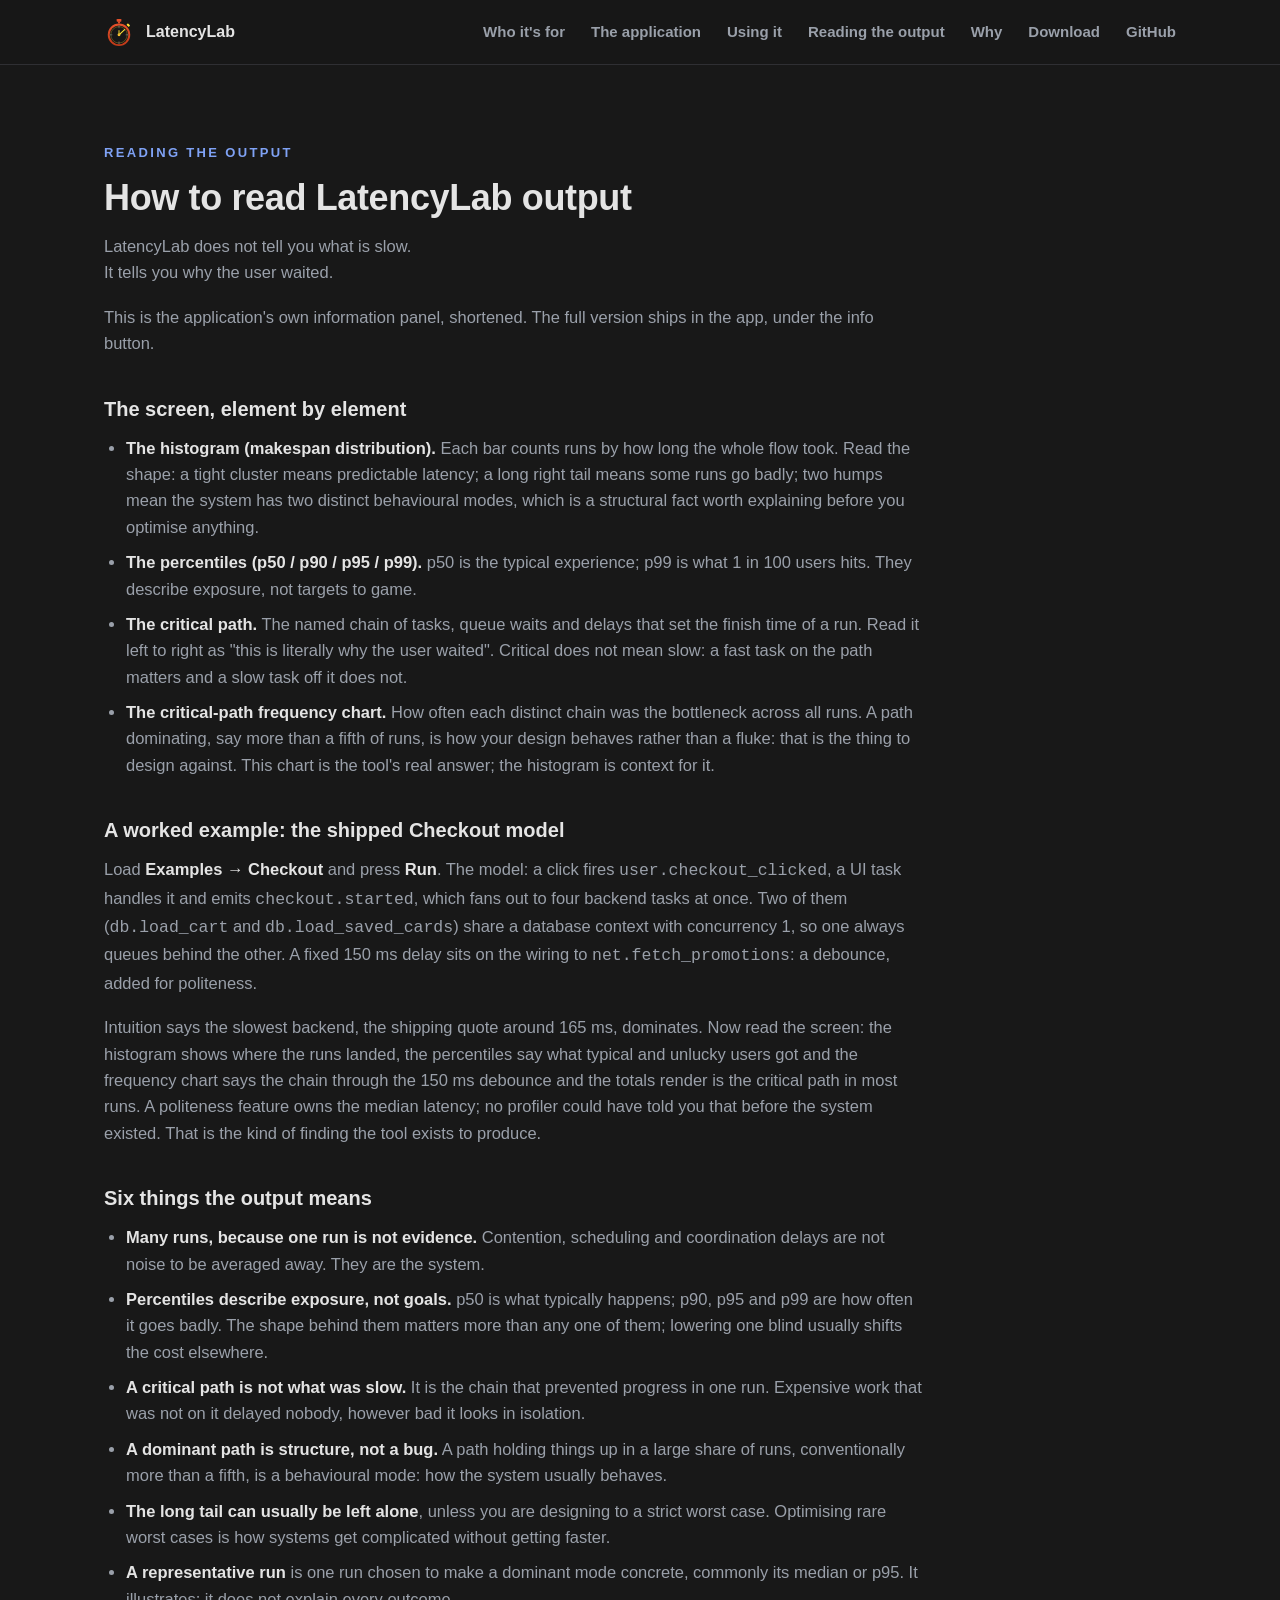
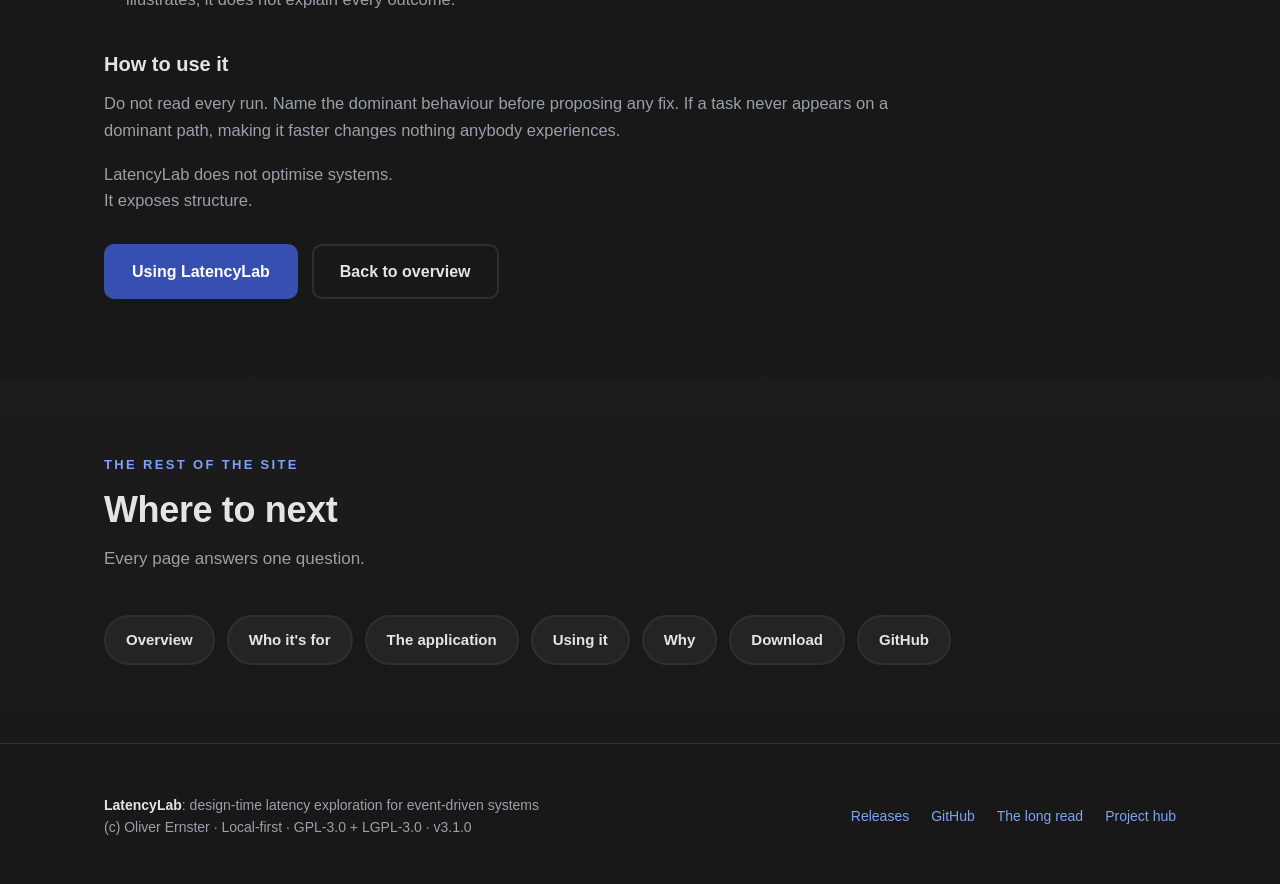
<file: docs/reading.html>
<!DOCTYPE html>
<html lang="en">
<head>
<meta charset="utf-8">
<meta name="viewport" content="width=device-width, initial-scale=1">
<title>How to read LatencyLab output: percentiles, critical paths and dominant behaviour</title>
<meta name="description" content="LatencyLab does not tell you what is slow, it tells you why the user waited. How to read makespan distributions, percentiles, critical paths, dominant paths and the long tail.">
<meta name="author" content="Oliver Ernster">
<meta name="robots" content="index, follow">
<meta name="theme-color" content="#181818">
<link rel="canonical" href="https://ernster.dev/latencylab/reading.html">
<meta property="og:type" content="website">
<meta property="og:site_name" content="LatencyLab">
<meta property="og:title" content="How to read LatencyLab output">
<meta property="og:description" content="LatencyLab does not tell you what is slow, it tells you why the user waited. Percentiles, critical paths, dominant behavioural modes and the long tail.">
<meta property="og:url" content="https://ernster.dev/latencylab/reading.html">
<meta property="og:image" content="https://ernster.dev/latencylab/assets/latencylab-ui.png">
<meta property="og:image:alt" content="The LatencyLab UI showing a makespan distribution, critical-path frequencies and percentiles">
<meta name="twitter:card" content="summary_large_image">
<meta name="twitter:title" content="How to read LatencyLab output">
<meta name="twitter:description" content="LatencyLab does not tell you what is slow, it tells you why the user waited.">
<meta name="twitter:image" content="https://ernster.dev/latencylab/assets/latencylab-ui.png">
<link rel="icon" type="image/svg+xml" href="assets/latencylab.svg">
<link rel="stylesheet" href="styles.css">
</head>
<body>
<header class="nav">
  <div class="container nav-inner">
    <a class="brand" href="./">
      <img src="assets/latencylab.svg" alt="LatencyLab icon">LatencyLab</a>
    <nav class="nav-links">
      <a href="who.html">Who it's for</a>
      <a href="app.html">The application</a>
      <a href="guide.html">Using it</a>
      <a href="reading.html">Reading the output</a>
      <a href="why.html">Why</a>
      <a href="download.html">Download</a>
      <a href="https://github.com/oernster/latencylab">GitHub</a>
    </nav>
  </div>
</header>
<main>
  <section id="reading">
    <div class="container prose">
      <div class="eyebrow">Reading the output</div>
      <h2 class="section-title">How to read LatencyLab output</h2>

      <p class="section-sub">LatencyLab does not tell you what is slow.<br>
        It tells you why the user waited.</p>

      <p>This is the application's own information panel, shortened. The full version ships
        in the app, under the info button.</p>

      <h3>The screen, element by element</h3>
      <ul>
        <li><b>The histogram (makespan distribution).</b> Each bar counts runs by
          how long the whole flow took. Read the shape: a tight cluster means
          predictable latency; a long right tail means some runs go badly; two
          humps mean the system has two distinct behavioural modes, which is a
          structural fact worth explaining before you optimise anything.</li>
        <li><b>The percentiles (p50 / p90 / p95 / p99).</b> p50 is the typical
          experience; p99 is what 1 in 100 users hits. They describe exposure,
          not targets to game.</li>
        <li><b>The critical path.</b> The named chain of tasks, queue waits and
          delays that set the finish time of a run. Read it left to right as
          "this is literally why the user waited". Critical does not mean slow:
          a fast task on the path matters and a slow task off it does not.</li>
        <li><b>The critical-path frequency chart.</b> How often each distinct
          chain was the bottleneck across all runs. A path dominating, say more
          than a fifth of runs, is how your design behaves rather than a fluke:
          that is the thing to design against. This chart is the tool's real
          answer; the histogram is context for it.</li>
      </ul>

      <h3>A worked example: the shipped Checkout model</h3>
      <p>Load <b>Examples &rarr; Checkout</b> and press <b>Run</b>. The model:
        a click fires <code>user.checkout_clicked</code>, a UI task handles it
        and emits <code>checkout.started</code>, which fans out to four backend
        tasks at once. Two of them (<code>db.load_cart</code> and
        <code>db.load_saved_cards</code>) share a database context with
        concurrency 1, so one always queues behind the other. A fixed 150&nbsp;ms
        delay sits on the wiring to <code>net.fetch_promotions</code>: a
        debounce, added for politeness.</p>
      <p>Intuition says the slowest backend, the shipping quote around
        165&nbsp;ms, dominates. Now read the screen: the histogram shows where
        the runs landed, the percentiles say what typical and unlucky users got
        and the frequency chart says the chain through the 150&nbsp;ms debounce
        and the totals render is the critical path in most runs. A politeness
        feature owns the median latency; no profiler could have told you
        that before the system existed. That is the kind of finding the tool
        exists to produce.</p>

      <h3>Six things the output means</h3>
      <ul>
        <li><b>Many runs, because one run is not evidence.</b> Contention, scheduling and
          coordination delays are not noise to be averaged away. They are the system.</li>
        <li><b>Percentiles describe exposure, not goals.</b> p50 is what typically happens;
          p90, p95 and p99 are how often it goes badly. The shape behind them matters more
          than any one of them; lowering one blind usually shifts the cost elsewhere.</li>
        <li><b>A critical path is not what was slow.</b> It is the chain that prevented
          progress in one run. Expensive work that was not on it delayed nobody, however bad
          it looks in isolation.</li>
        <li><b>A dominant path is structure, not a bug.</b> A path holding things up in a
          large share of runs, conventionally more than a fifth, is a behavioural mode: how
          the system usually behaves.</li>
        <li><b>The long tail can usually be left alone</b>, unless you are designing to a
          strict worst case. Optimising rare worst cases is how systems get complicated
          without getting faster.</li>
        <li><b>A representative run</b> is one run chosen to make a dominant mode concrete,
          commonly its median or p95. It illustrates; it does not explain every outcome.</li>
      </ul>

      <h3>How to use it</h3>
      <p>Do not read every run. Name the dominant behaviour before proposing any fix. If a
        task never appears on a dominant path, making it faster changes nothing anybody
        experiences.</p>

      <p class="section-sub">LatencyLab does not optimise systems.<br>
        It exposes structure.</p>

      <div class="cta" style="justify-content:flex-start;margin-top:30px;">
        <a class="btn btn-primary" href="guide.html">Using LatencyLab</a>
        <a class="btn btn-ghost" href="./">Back to overview</a>
      </div>
    </div>
  </section>

  <section id="explore" class="alt">
    <div class="container">
      <div class="eyebrow">The rest of the site</div>
      <h2 class="section-title">Where to next</h2>
      <p class="section-sub">Every page answers one question.</p>
      <div class="pillnav">
        <a class="btn btn-panel" href="./">Overview</a>
        <a class="btn btn-panel" href="who.html">Who it's for</a>
        <a class="btn btn-panel" href="app.html">The application</a>
        <a class="btn btn-panel" href="guide.html">Using it</a>
        <a class="btn btn-panel" href="why.html">Why</a>
        <a class="btn btn-panel" href="download.html">Download</a>
        <a class="btn btn-panel" href="https://github.com/oernster/latencylab">GitHub</a>
      </div>
    </div>
  </section>
</main>
<footer>
  <div class="container footer-inner">
    <div>
      <strong>LatencyLab</strong>: design-time latency exploration for event-driven systems<br>
      (c) Oliver Ernster · Local-first · GPL-3.0 + LGPL-3.0 · v<!--VERSION-->3.1.0<!--/VERSION-->
    </div>
    <div class="footer-links">
      <a href="https://github.com/oernster/latencylab/releases">Releases</a>
      <a href="https://github.com/oernster/latencylab">GitHub</a>
      <a href="https://www.crankthecode.com/posts/latencylab">The long read</a>
      <a href="https://ernster.dev/">Project hub</a>
    </div>
  </div>
</footer>
</body>
</html>
</file>
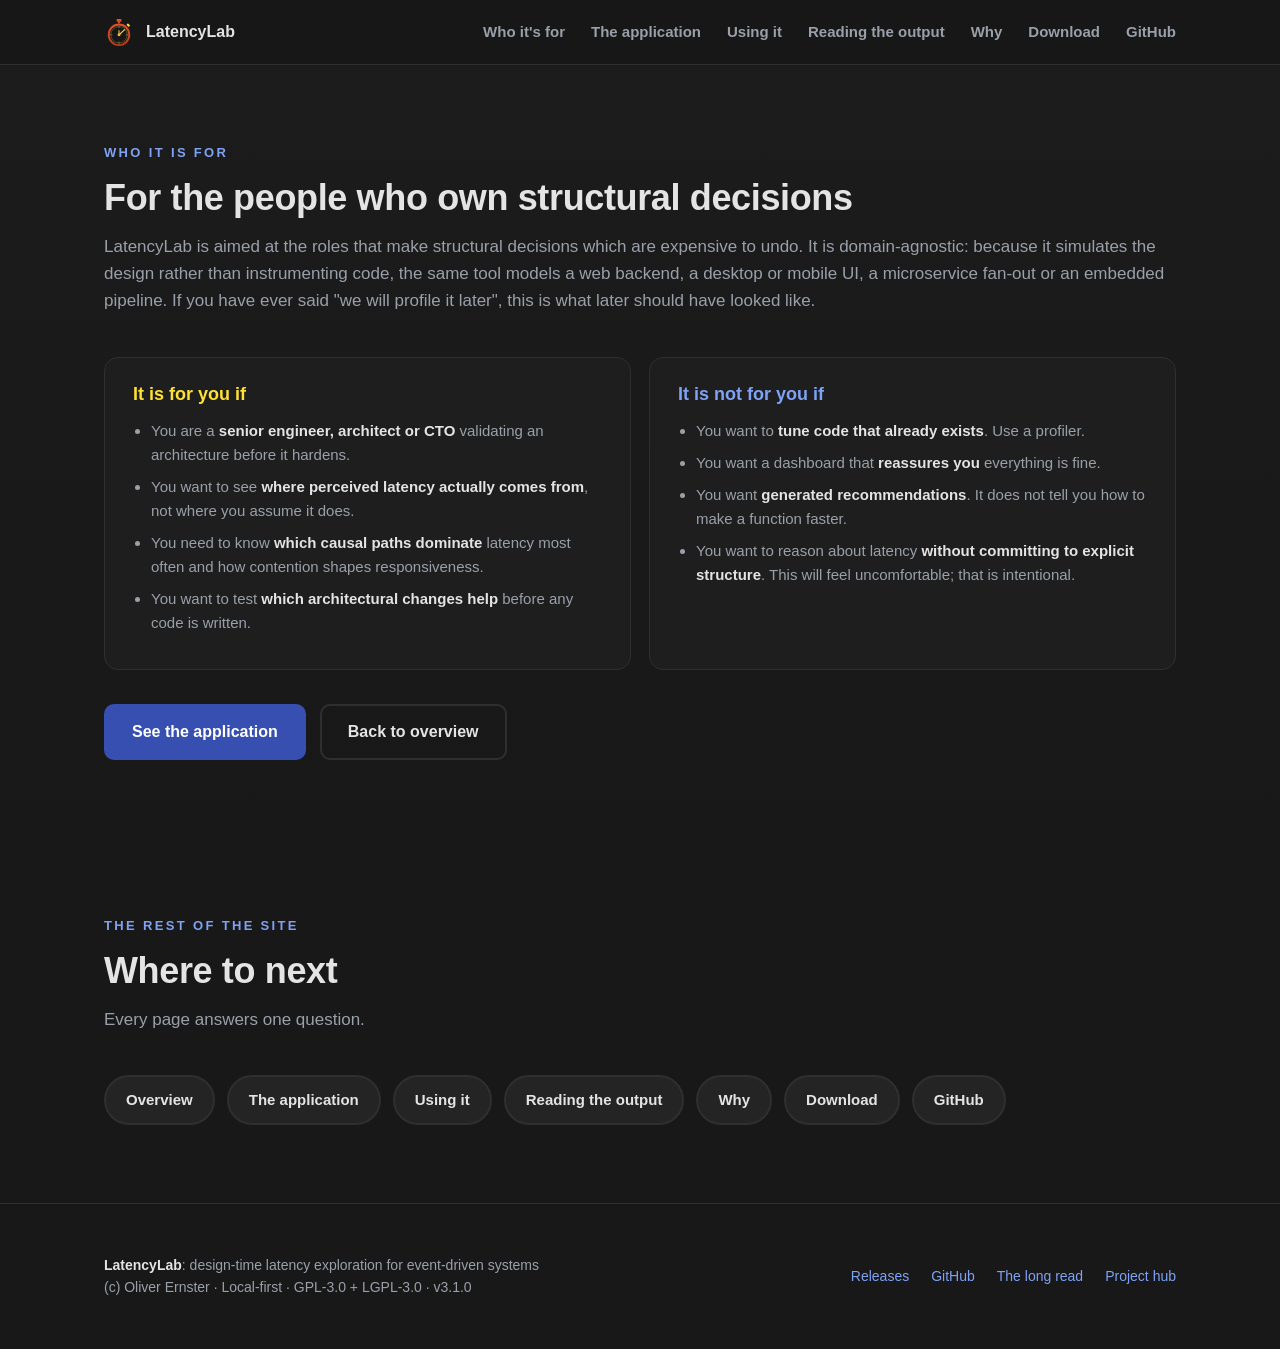
<file: docs/who.html>
<!DOCTYPE html>
<html lang="en">
<head>
<meta charset="utf-8">
<meta name="viewport" content="width=device-width, initial-scale=1">
<title>Who LatencyLab is for: the people who own structural decisions</title>
<meta name="description" content="LatencyLab is for senior engineers, architects and CTOs making structural decisions about event-driven software, at the point where those decisions are still cheap to change. It is not for tuning code that already exists.">
<meta name="author" content="Oliver Ernster">
<meta name="robots" content="index, follow">
<meta name="theme-color" content="#181818">
<link rel="canonical" href="https://ernster.dev/latencylab/who.html">
<meta property="og:type" content="website">
<meta property="og:site_name" content="LatencyLab">
<meta property="og:title" content="Who LatencyLab is for">
<meta property="og:description" content="For the people who own structural decisions about event-driven software. Not for tuning code that already exists.">
<meta property="og:url" content="https://ernster.dev/latencylab/who.html">
<meta property="og:image" content="https://ernster.dev/latencylab/assets/latencylab-ui.png">
<meta property="og:image:alt" content="The LatencyLab UI showing a makespan distribution, critical-path frequencies and percentiles">
<meta name="twitter:card" content="summary_large_image">
<meta name="twitter:title" content="Who LatencyLab is for">
<meta name="twitter:description" content="For the people who own structural decisions about event-driven software.">
<meta name="twitter:image" content="https://ernster.dev/latencylab/assets/latencylab-ui.png">
<link rel="icon" type="image/svg+xml" href="assets/latencylab.svg">
<link rel="stylesheet" href="styles.css">
</head>
<body>
<header class="nav">
  <div class="container nav-inner">
    <a class="brand" href="./">
      <img src="assets/latencylab.svg" alt="LatencyLab icon">LatencyLab</a>
    <nav class="nav-links">
      <a href="who.html">Who it's for</a>
      <a href="app.html">The application</a>
      <a href="guide.html">Using it</a>
      <a href="reading.html">Reading the output</a>
      <a href="why.html">Why</a>
      <a href="download.html">Download</a>
      <a href="https://github.com/oernster/latencylab">GitHub</a>
    </nav>
  </div>
</header>
<main>
  <section id="who" class="alt">
    <div class="container">
      <div class="eyebrow">Who it is for</div>
      <h2 class="section-title">For the people who own structural decisions</h2>
      <p class="section-sub">LatencyLab is aimed at the roles that make structural
        decisions which are expensive to undo. It is domain-agnostic: because it
        simulates the design rather than instrumenting code, the same tool
        models a web backend, a desktop or mobile UI, a microservice fan-out or
        an embedded pipeline. If you have ever said "we will profile it later",
        this is what later should have looked like.</p>
      <div class="split">
        <div class="panel is-for">
          <h3>It is for you if</h3>
          <ul>
            <li>You are a <b>senior engineer, architect or CTO</b> validating an architecture before it hardens.</li>
            <li>You want to see <b>where perceived latency actually comes from</b>, not where you assume it does.</li>
            <li>You need to know <b>which causal paths dominate</b> latency most often and how contention shapes responsiveness.</li>
            <li>You want to test <b>which architectural changes help</b> before any code is written.</li>
          </ul>
        </div>
        <div class="panel not-for">
          <h3>It is not for you if</h3>
          <ul>
            <li>You want to <b>tune code that already exists</b>. Use a profiler.</li>
            <li>You want a dashboard that <b>reassures you</b> everything is fine.</li>
            <li>You want <b>generated recommendations</b>. It does not tell you how to make a function faster.</li>
            <li>You want to reason about latency <b>without committing to explicit structure</b>. This will feel uncomfortable; that is intentional.</li>
          </ul>
        </div>
      </div>
      <div class="cta" style="justify-content:flex-start;margin-top:34px;">
        <a class="btn btn-primary" href="app.html">See the application</a>
        <a class="btn btn-ghost" href="./">Back to overview</a>
      </div>
    </div>
  </section>

  <section id="explore">
    <div class="container">
      <div class="eyebrow">The rest of the site</div>
      <h2 class="section-title">Where to next</h2>
      <p class="section-sub">Every page answers one question.</p>
      <div class="pillnav">
        <a class="btn btn-panel" href="./">Overview</a>
        <a class="btn btn-panel" href="app.html">The application</a>
        <a class="btn btn-panel" href="guide.html">Using it</a>
        <a class="btn btn-panel" href="reading.html">Reading the output</a>
        <a class="btn btn-panel" href="why.html">Why</a>
        <a class="btn btn-panel" href="download.html">Download</a>
        <a class="btn btn-panel" href="https://github.com/oernster/latencylab">GitHub</a>
      </div>
    </div>
  </section>
</main>
<footer>
  <div class="container footer-inner">
    <div>
      <strong>LatencyLab</strong>: design-time latency exploration for event-driven systems<br>
      (c) Oliver Ernster · Local-first · GPL-3.0 + LGPL-3.0 · v<!--VERSION-->3.1.0<!--/VERSION-->
    </div>
    <div class="footer-links">
      <a href="https://github.com/oernster/latencylab/releases">Releases</a>
      <a href="https://github.com/oernster/latencylab">GitHub</a>
      <a href="https://www.crankthecode.com/posts/latencylab">The long read</a>
      <a href="https://ernster.dev/">Project hub</a>
    </div>
  </div>
</footer>
</body>
</html>
</file>
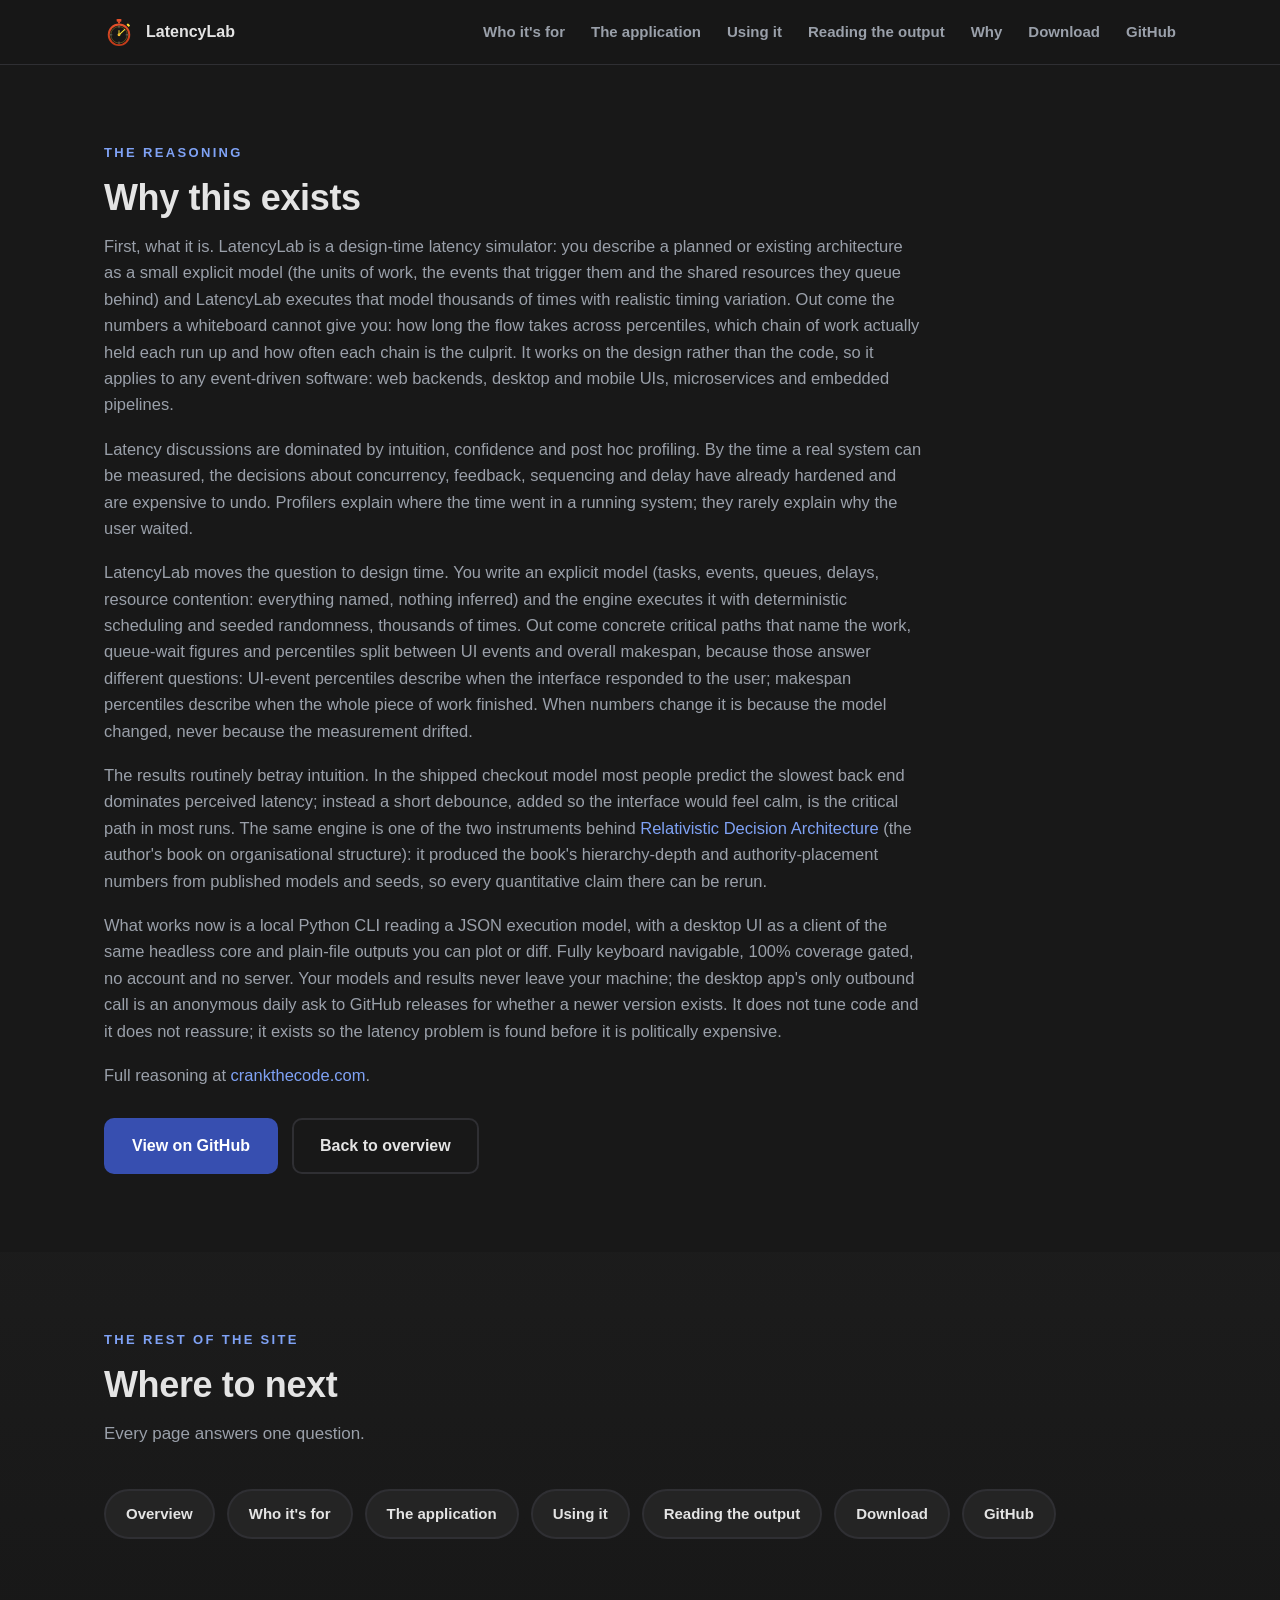
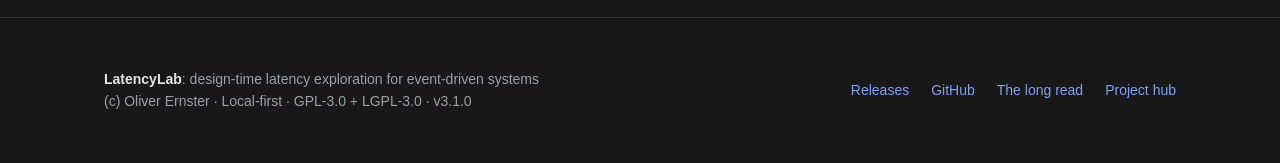
<file: docs/why.html>
<!DOCTYPE html>
<html lang="en">
<head>
<meta charset="utf-8">
<meta name="viewport" content="width=device-width, initial-scale=1">
<title>Why LatencyLab exists: latency answered before the code is written</title>
<meta name="description" content="Why LatencyLab was built: latency arguments run on intuition and confidence until it is too late to change the architecture. LatencyLab makes delay and coordination visible at design time, deterministically.">
<meta name="author" content="Oliver Ernster">
<meta name="robots" content="index, follow">
<meta name="theme-color" content="#181818">
<link rel="canonical" href="https://ernster.dev/latencylab/why.html">
<meta property="og:type" content="website">
<meta property="og:site_name" content="LatencyLab">
<meta property="og:title" content="Why LatencyLab exists: latency answered before the code is written">
<meta property="og:description" content="Latency arguments run on intuition and confidence until it is too late to change the architecture. LatencyLab makes delay and coordination visible at design time.">
<meta property="og:url" content="https://ernster.dev/latencylab/why.html">
<meta property="og:image" content="https://ernster.dev/latencylab/assets/latencylab-ui.png">
<meta property="og:image:alt" content="The LatencyLab UI showing a makespan distribution, critical-path frequencies and percentiles">
<meta name="twitter:card" content="summary_large_image">
<meta name="twitter:title" content="Why LatencyLab exists">
<meta name="twitter:description" content="Latency arguments run on intuition and confidence until it is too late to change the architecture. LatencyLab makes delay and coordination visible at design time.">
<meta name="twitter:image" content="https://ernster.dev/latencylab/assets/latencylab-ui.png">
<link rel="icon" type="image/svg+xml" href="assets/latencylab.svg">
<link rel="stylesheet" href="styles.css">
</head>
<body>
<header class="nav">
  <div class="container nav-inner">
    <a class="brand" href="./">
      <img src="assets/latencylab.svg" alt="LatencyLab icon">LatencyLab</a>
    <nav class="nav-links">
      <a href="who.html">Who it's for</a>
      <a href="app.html">The application</a>
      <a href="guide.html">Using it</a>
      <a href="reading.html">Reading the output</a>
      <a href="why.html">Why</a>
      <a href="download.html">Download</a>
      <a href="https://github.com/oernster/latencylab">GitHub</a>
    </nav>
  </div>
</header>
<main>
  <section id="exists">
    <div class="container prose">
      <div class="eyebrow">The reasoning</div>
      <h2 class="section-title">Why this exists</h2>
      <p>First, what it is. LatencyLab is a design-time latency simulator: you
        describe a planned or existing architecture as a small explicit model
        (the units of work, the events that trigger them and the shared
        resources they queue behind) and LatencyLab executes that model
        thousands of times with realistic timing variation. Out come the numbers
        a whiteboard cannot give you: how long the flow takes across
        percentiles, which chain of work actually held each run up and how often
        each chain is the culprit. It works on the design rather than the code,
        so it applies to any event-driven software: web backends, desktop and
        mobile UIs, microservices and embedded pipelines.</p>
      <p>Latency discussions are dominated by intuition, confidence and post hoc profiling. By the
        time a real system can be measured, the decisions about concurrency, feedback, sequencing
        and delay have already hardened and are expensive to undo. Profilers explain where the time
        went in a running system; they rarely explain why the user waited.</p>
      <p>LatencyLab moves the question to design time. You write an explicit model (tasks, events,
        queues, delays, resource contention: everything named, nothing inferred) and the engine
        executes it with deterministic scheduling and seeded randomness, thousands of times. Out
        come concrete critical paths that name the work, queue-wait figures and percentiles split
        between UI events and overall makespan, because those answer different questions: UI-event
        percentiles describe when the interface responded to the user; makespan percentiles
        describe when the whole piece of work finished. When
        numbers change it is because the model changed, never because the measurement drifted.</p>
      <p>The results routinely betray intuition. In the shipped checkout model most people predict
        the slowest back end dominates perceived latency; instead a short debounce, added so the
        interface would feel calm, is the critical path in most runs. The same
        engine is one of the two instruments behind
        <a href="https://www.crankthecode.com/books">Relativistic Decision Architecture</a>
        (the author's book on organisational structure): it produced
        the book's hierarchy-depth and authority-placement numbers from published models and seeds,
        so every quantitative claim there can be rerun.</p>
      <p>What works now is a local Python CLI reading a JSON execution model, with a desktop UI as
        a client of the same headless core and plain-file outputs you can plot or diff. Fully
        keyboard navigable, 100% coverage gated, no account and no server. Your models and
        results never leave your machine; the desktop app's only outbound call is an anonymous
        daily ask to GitHub releases for whether a newer version exists. It does not tune code
        and it does not reassure; it exists so the latency problem
        is found before it is politically expensive.</p>
      <p>Full reasoning at <a href="https://www.crankthecode.com/posts/latencylab">crankthecode.com</a>.</p>
      <div class="cta" style="justify-content:flex-start;margin-top:30px;">
        <a class="btn btn-primary" href="https://github.com/oernster/latencylab">View on GitHub</a>
        <a class="btn btn-ghost" href="./">Back to overview</a>
      </div>
    </div>
  </section>

  <section id="explore" class="alt">
    <div class="container">
      <div class="eyebrow">The rest of the site</div>
      <h2 class="section-title">Where to next</h2>
      <p class="section-sub">Every page answers one question.</p>
      <div class="pillnav">
        <a class="btn btn-panel" href="./">Overview</a>
        <a class="btn btn-panel" href="who.html">Who it's for</a>
        <a class="btn btn-panel" href="app.html">The application</a>
        <a class="btn btn-panel" href="guide.html">Using it</a>
        <a class="btn btn-panel" href="reading.html">Reading the output</a>
        <a class="btn btn-panel" href="download.html">Download</a>
        <a class="btn btn-panel" href="https://github.com/oernster/latencylab">GitHub</a>
      </div>
    </div>
  </section>
</main>
<footer>
  <div class="container footer-inner">
    <div>
      <strong>LatencyLab</strong>: design-time latency exploration for event-driven systems<br>
      (c) Oliver Ernster · Local-first · GPL-3.0 + LGPL-3.0 · v<!--VERSION-->3.1.0<!--/VERSION-->
    </div>
    <div class="footer-links">
      <a href="https://github.com/oernster/latencylab/releases">Releases</a>
      <a href="https://github.com/oernster/latencylab">GitHub</a>
      <a href="https://www.crankthecode.com/posts/latencylab">The long read</a>
      <a href="https://ernster.dev/">Project hub</a>
    </div>
  </div>
</footer>
</body>
</html>
</file>
<file: docs/styles.css>
/* LatencyLab GitHub Pages site. Dark, royal-blue-accented, matching the app
   theme: `--accent` is the application's `primary` token, the fill every
   filled control takes. */
:root {
  --bg: #181818;
  --surface: #1e1e1e;
  --raised: #242424;
  --border: #2f2f33;
  --text: #e4e4e4;
  --muted: #9aa0aa;
  --accent: #374fb0;
  --accent-bright: #7fa2f5;
  /* The application's own accent. Banana yellow, matching latencylab_ui's
     `accent` token; `--banana-ink` is what goes on top of it, because the
     yellow is far too light to carry white. */
  --banana: #ffe135;
  --banana-bright: #ffee7a;
  --banana-ink: #1a1a1a;
  --maxw: 1120px;
  --radius: 14px;
  --font: -apple-system, BlinkMacSystemFont, "Segoe UI", Roboto, Inter,
    "Helvetica Neue", Arial, sans-serif;
  --mono: "SFMono-Regular", "Consolas", "Liberation Mono", Menlo, monospace;
}
* { box-sizing: border-box; }
html { scroll-behavior: smooth; }
body {
  margin: 0;
  background: var(--bg);
  color: var(--text);
  font-family: var(--font);
  line-height: 1.6;
  -webkit-font-smoothing: antialiased;
}
a { color: var(--accent-bright); text-decoration: none; }
a:hover { color: var(--banana-bright); }
h1, h2, h3, h4 { line-height: 1.2; }
.container { max-width: var(--maxw); margin: 0 auto; padding: 0 24px; }

header.nav {
  position: sticky;
  top: 0;
  z-index: 10;
  background: rgba(24, 24, 24, 0.82);
  backdrop-filter: blur(10px);
  border-bottom: 1px solid var(--border);
}
.nav-inner {
  display: flex;
  align-items: center;
  justify-content: space-between;
  height: 64px;
}
.brand {
  display: flex;
  align-items: center;
  gap: 12px;
  font-weight: 700;
  color: var(--text);
}
.brand img { width: 30px; height: 30px; }
.nav-links { display: flex; gap: 26px; align-items: center; }
.nav-links a { color: var(--muted); font-weight: 600; font-size: 15px; }
.nav-links a:hover { color: var(--accent-bright); }

.hero {
  position: relative;
  text-align: center;
  padding: 104px 0 80px;
  overflow: hidden;
}
.hero::before {
  content: "";
  position: absolute;
  inset: 0;
  background: radial-gradient(
    58% 50% at 50% 0,
    rgba(55, 79, 176, 0.28),
    transparent 70%
  );
  pointer-events: none;
}
.hero .logo {
  width: 112px;
  height: 112px;
  margin-bottom: 22px;
  filter: drop-shadow(0 10px 34px rgba(55, 79, 176, 0.42));
}
.hero h1 {
  font-size: clamp(42px, 7vw, 70px);
  margin: 0;
  letter-spacing: -0.02em;
}
.tagline {
  color: var(--accent-bright);
  font-weight: 700;
  letter-spacing: 0.2em;
  text-transform: uppercase;
  font-size: 13px;
  margin-top: 10px;
}
.lede {
  max-width: 660px;
  margin: 26px auto 0;
  color: var(--muted);
  font-size: 19px;
}
.cta {
  display: flex;
  gap: 14px;
  justify-content: center;
  margin-top: 34px;
  flex-wrap: wrap;
}
.btn {
  display: inline-block;
  padding: 13px 26px;
  border-radius: 10px;
  font-weight: 700;
  border: 2px solid transparent;
  transition: 0.15s ease;
}
.btn-primary { background: var(--accent); color: #ffffff; }
.btn-primary:hover { background: var(--banana); color: var(--banana-ink); }
.btn-ghost { border-color: var(--border); color: var(--text); }
.btn-ghost:hover { border-color: var(--accent); color: var(--accent-bright); }
/* The donate button carries artwork before its label. The mark is sized in em
   against the button's own type; at one line box the artwork could not be read,
   so it takes 2.7em and the button is deliberately taller than a text-only one. */
.btn-donate { display: inline-flex; align-items: center; gap: 10px; }
.btn-donate img { display: block; height: 2.7em; width: auto; }
/* A call to action inside a panel. It was a line of text that happened to be a
   link, which asks the reader to discover it; this is a pressable that says so
   before the click. It lifts under the pointer and sits back down while held.
   The highlight is the same banana the primary button already uses, so the site
   has one hover language rather than two. */
.btn-panel {
  background: var(--raised);
  border-color: var(--border);
  color: var(--text);
  padding: 11px 20px;
  font-size: 15px;
}
.btn-panel:hover {
  background: var(--banana);
  border-color: var(--banana-bright);
  color: var(--banana-ink);
  transform: translateY(-1px);
}
.btn-panel:focus-visible {
  outline: none;
  border-color: var(--banana);
  color: var(--text);
}
.btn-panel:active {
  background: var(--banana-bright);
  transform: translateY(1px);
}
/* The cross-page pill row every inner page ends with: the title-bar links
   repeated as visible, pressable pills, so no page is reachable only from the
   navigation bar. Colours and hover are btn-panel's, so the site keeps one
   hover language; only the shape differs. */
.pillnav { display: flex; flex-wrap: wrap; gap: 12px; }
.pillnav .btn { border-radius: 999px; }

.badges {
  margin-top: 24px;
  color: var(--muted);
  font-size: 13px;
  letter-spacing: 0.06em;
}
.badges span { margin: 0 10px; }
.release-note { margin-top: 16px; color: var(--muted); font-size: 14px; }

section { padding: 78px 0; }
section.alt {
  background: linear-gradient(180deg, rgba(30, 30, 30, 0.6), transparent);
}
.eyebrow {
  color: var(--accent-bright);
  font-weight: 700;
  letter-spacing: 0.18em;
  text-transform: uppercase;
  font-size: 13px;
  margin-bottom: 12px;
}
.section-title {
  font-size: clamp(28px, 4vw, 36px);
  margin: 0 0 14px;
  letter-spacing: -0.01em;
}
.section-sub {
  color: var(--muted);
  margin: 0 0 42px;
  max-width: none;
  font-size: 17px;
}

.features {
  display: grid;
  grid-template-columns: repeat(auto-fit, minmax(240px, 1fr));
  gap: 18px;
}
/* A grid that follows another grid inside one section needs its own breathing
   room: the grids carry gaps between their own cells but no outer margin, so
   stacked they sit flush against each other. */
.features + .split { margin-top: 44px; }
.split + .split { margin-top: 18px; }
.feature {
  background: var(--surface);
  border: 1px solid var(--border);
  border-radius: var(--radius);
  padding: 26px;
}
.feature .fnum {
  color: var(--banana);
  font-weight: 700;
  font-size: 13px;
  letter-spacing: 0.1em;
}
.feature h3 { margin: 12px 0 8px; font-size: 18px; }
.feature p { margin: 0; color: var(--muted); font-size: 15px; }

/* Two-column "who it is / is not for" */
.split {
  display: grid;
  grid-template-columns: repeat(auto-fit, minmax(300px, 1fr));
  gap: 18px;
}
.panel {
  background: var(--surface);
  border: 1px solid var(--border);
  border-radius: var(--radius);
  padding: 26px 28px;
}
.panel h3 { margin: 0 0 14px; font-size: 18px; }
.panel.is-for h3 { color: var(--banana); }
.panel.not-for h3 { color: var(--accent-bright); }
.panel ul { margin: 0; padding-left: 18px; }
.panel li { color: var(--muted); margin-bottom: 8px; font-size: 15px; }
.panel li b { color: var(--text); font-weight: 600; }
.panel p { margin: 16px 0 0; font-size: 15px; font-weight: 600; }

.shots { display: grid; gap: 44px; }
.shot figure { margin: 0; }
.frame {
  background: var(--raised);
  border: 1px solid var(--border);
  border-radius: var(--radius);
  overflow: hidden;
  box-shadow: 0 28px 64px rgba(0, 0, 0, 0.5);
}
.frame .bar {
  display: flex;
  gap: 7px;
  padding: 12px 15px;
  border-bottom: 1px solid var(--border);
  background: var(--surface);
}
.frame .bar i {
  width: 11px;
  height: 11px;
  border-radius: 50%;
  background: var(--border);
}
.frame img { display: block; width: 100%; height: auto; }
/* A shot narrower than the column, held near its own pixel size rather than
   stretched up to fill it, which only makes a screenshot soft. */
.shot.narrow .frame { max-width: 900px; margin: 0 auto; }
.shot.narrow figcaption { margin-left: auto; margin-right: auto; }
.shot figcaption {
  color: var(--muted);
  margin-top: 16px;
  font-size: 15px;
  max-width: 820px;
}
.shot figcaption b { color: var(--text); }

/* Outputs */
.outputs {
  display: grid;
  grid-template-columns: repeat(auto-fit, minmax(240px, 1fr));
  gap: 18px;
  margin-bottom: 34px;
}
.output {
  background: var(--surface);
  border: 1px solid var(--border);
  border-radius: var(--radius);
  padding: 22px 24px;
}
.output code {
  font-family: var(--mono);
  color: var(--banana-bright);
  font-size: 14px;
  font-weight: 700;
}
.output p { margin: 10px 0 0; color: var(--muted); font-size: 15px; }

/* Downloads. One card per platform, each pointing at GitHub's
   releases/latest/download redirect, so the links never go stale and the page
   needs no edit when a release ships. */
.dl-version {
  display: inline-block;
  margin-top: 4px;
  font-size: 14px;
  color: var(--accent-bright);
  border: 1px solid var(--border);
  border-radius: 999px;
  padding: 4px 14px;
}
.downloads {
  display: grid;
  grid-template-columns: repeat(auto-fit, minmax(260px, 1fr));
  gap: 16px;
  margin-top: 28px;
}
.dl-card {
  background: var(--surface);
  border: 1px solid var(--border);
  border-radius: var(--radius);
  padding: 24px 20px;
  text-align: center;
  display: flex;
  flex-direction: column;
  gap: 6px;
}
.dl-card .ico { font-size: 30px; }
.dl-card h3 { margin: 4px 0 0; font-size: 18px; }
.dl-card .req { color: var(--muted); font-size: 13px; margin: 0; }
.dl-card .btn { margin: 14px auto 4px; }
.dl-card .meta {
  color: var(--muted);
  font-size: 12.5px;
  min-height: 1.2em;
  margin: 0;
}
.dl-card .how { color: var(--muted); font-size: 13px; margin: 8px 0 0; }
.dl-card code {
  background: var(--bg);
  border: 1px solid var(--border);
  border-radius: 6px;
  padding: 1px 6px;
  font-size: 12px;
  color: var(--text);
}
.dl-links {
  text-align: center;
  color: var(--muted);
  font-size: 14px;
  margin: 18px 0 0;
}

footer {
  border-top: 1px solid var(--border);
  padding: 50px 0;
  color: var(--muted);
  font-size: 14px;
}
.footer-inner {
  display: flex;
  justify-content: space-between;
  gap: 24px;
  flex-wrap: wrap;
  align-items: center;
}
.footer-inner strong { color: var(--text); }
.footer-links { display: flex; gap: 22px; flex-wrap: wrap; }

@media (max-width: 640px) {
  .nav-links { gap: 16px; }
  .nav-links a:nth-child(1),
  .nav-links a:nth-child(2) { display: none; }
}

/* Long-form prose (the Why this exists page). */
.prose p {
  color: var(--muted, #9aa3af);
  font-size: 16.5px;
  max-width: 820px;
  margin: 0 0 18px;
}
.prose p:last-child { margin-bottom: 0; }

/* Step lists and definition lists (the Using it page), in the same voice as
   the prose around them rather than the browser default. */
.prose h3 {
  margin: 40px 0 14px;
  font-size: 20px;
  color: var(--text);
}
.prose ol,
.prose ul {
  color: var(--muted);
  font-size: 16.5px;
  max-width: 820px;
  margin: 0 0 18px;
  padding-left: 22px;
}
.prose li { margin-bottom: 9px; }
.prose li b,
.prose p b { color: var(--text); font-weight: 600; }
</file>
